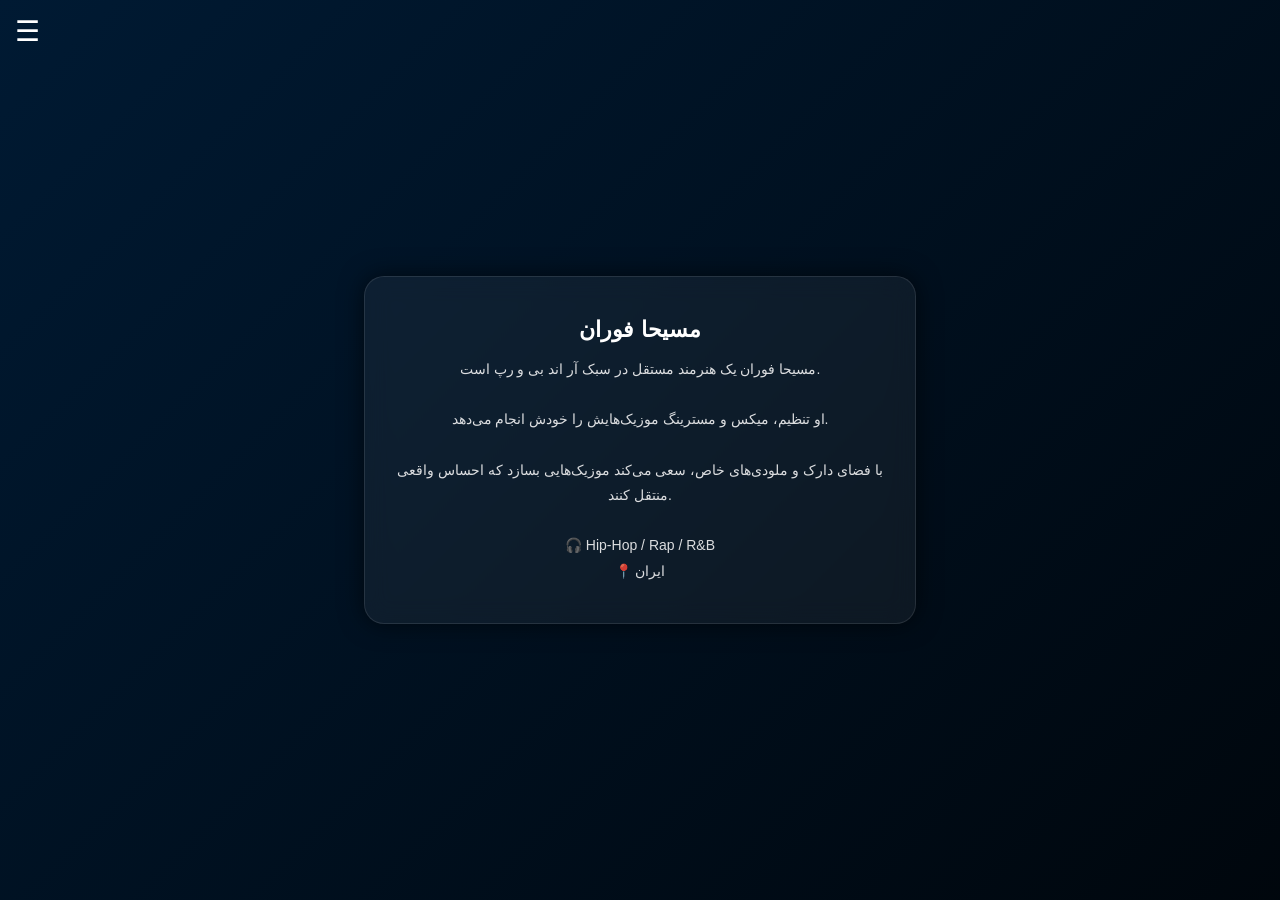
<file: Index.html>
<!DOCTYPE html>
<html lang="fa">
<head>
  <meta charset="UTF-8" />
  <meta name="viewport" content="width=device-width, initial-scale=1.0"/>
  <title>Masiha Favaran</title>

  <style>
    body {
      margin: 0;
      min-height: 100vh;
      display: flex;
      justify-content: center;
      align-items: center;
      font-family: Arial, sans-serif;
      color: white;
      text-align: center;

      background: linear-gradient(-45deg, #0f0f0f, #1a0033, #000000, #001a33);
      background-size: 400% 400%;
      animation: bg 10s ease infinite;
    }

    @keyframes bg {
      0% { background-position: 0% 50%; }
      50% { background-position: 100% 50%; }
      100% { background-position: 0% 50%; }
    }

    .box {
      width: 90%;
      max-width: 500px;
      padding: 25px;
      border-radius: 20px;
      background: rgba(255,255,255,0.05);
      backdrop-filter: blur(12px);
      border: 1px solid rgba(255,255,255,0.1);
      box-shadow: 0 0 25px rgba(0,0,0,0.6);
    }

    h1 {
      font-size: 22px;
      margin-bottom: 10px;
    }

    p {
      font-size: 14px;
      line-height: 1.8;
      opacity: 0.85;
    }

    /* ☰ منو */
    .menu {
      position: absolute;
      top: 15px;
      left: 15px;
      font-size: 28px;
      cursor: pointer;
      user-select: none;
    }

    .menu-box {
      display: none;
      position: absolute;
      top: 55px;
      left: 15px;
      background: rgba(0,0,0,0.75);
      padding: 10px;
      border-radius: 10px;
      backdrop-filter: blur(10px);
    }

    .menu-box a {
      display: block;
      color: white;
      text-decoration: none;
      padding: 8px;
      font-size: 14px;
    }

    .menu-box a:hover {
      color: #00ffff;
    }
  </style>
</head>

<body>

  <!-- ☰ -->
  <div class="menu" onclick="toggleMenu()">☰</div>

  <div id="menuBox" class="menu-box">
    <a href="index.html">خانه</a>
    <a href="track1.html">رفتی که نباشی</a>
  </div>

  <!-- BOX -->
  <div class="box">

    <h1>مسیحا فوران</h1>

    <p>
      مسیحا فوران یک هنرمند مستقل در سبک آر اند بی و رپ است.<br><br>

      او تنظیم، میکس و مسترینگ موزیک‌هایش را خودش انجام می‌دهد.<br><br>

      با فضای دارک و ملودی‌های خاص، سعی می‌کند موزیک‌هایی بسازد که احساس واقعی منتقل کنند.<br><br>

      🎧 Hip-Hop / Rap / R&B<br>
      📍 ایران
    </p>

  </div>

  <script>
    function toggleMenu() {
      var menu = document.getElementById("menuBox");
      menu.style.display = (menu.style.display === "block") ? "none" : "block";
    }
  </script>

</body>
</html>
</file>
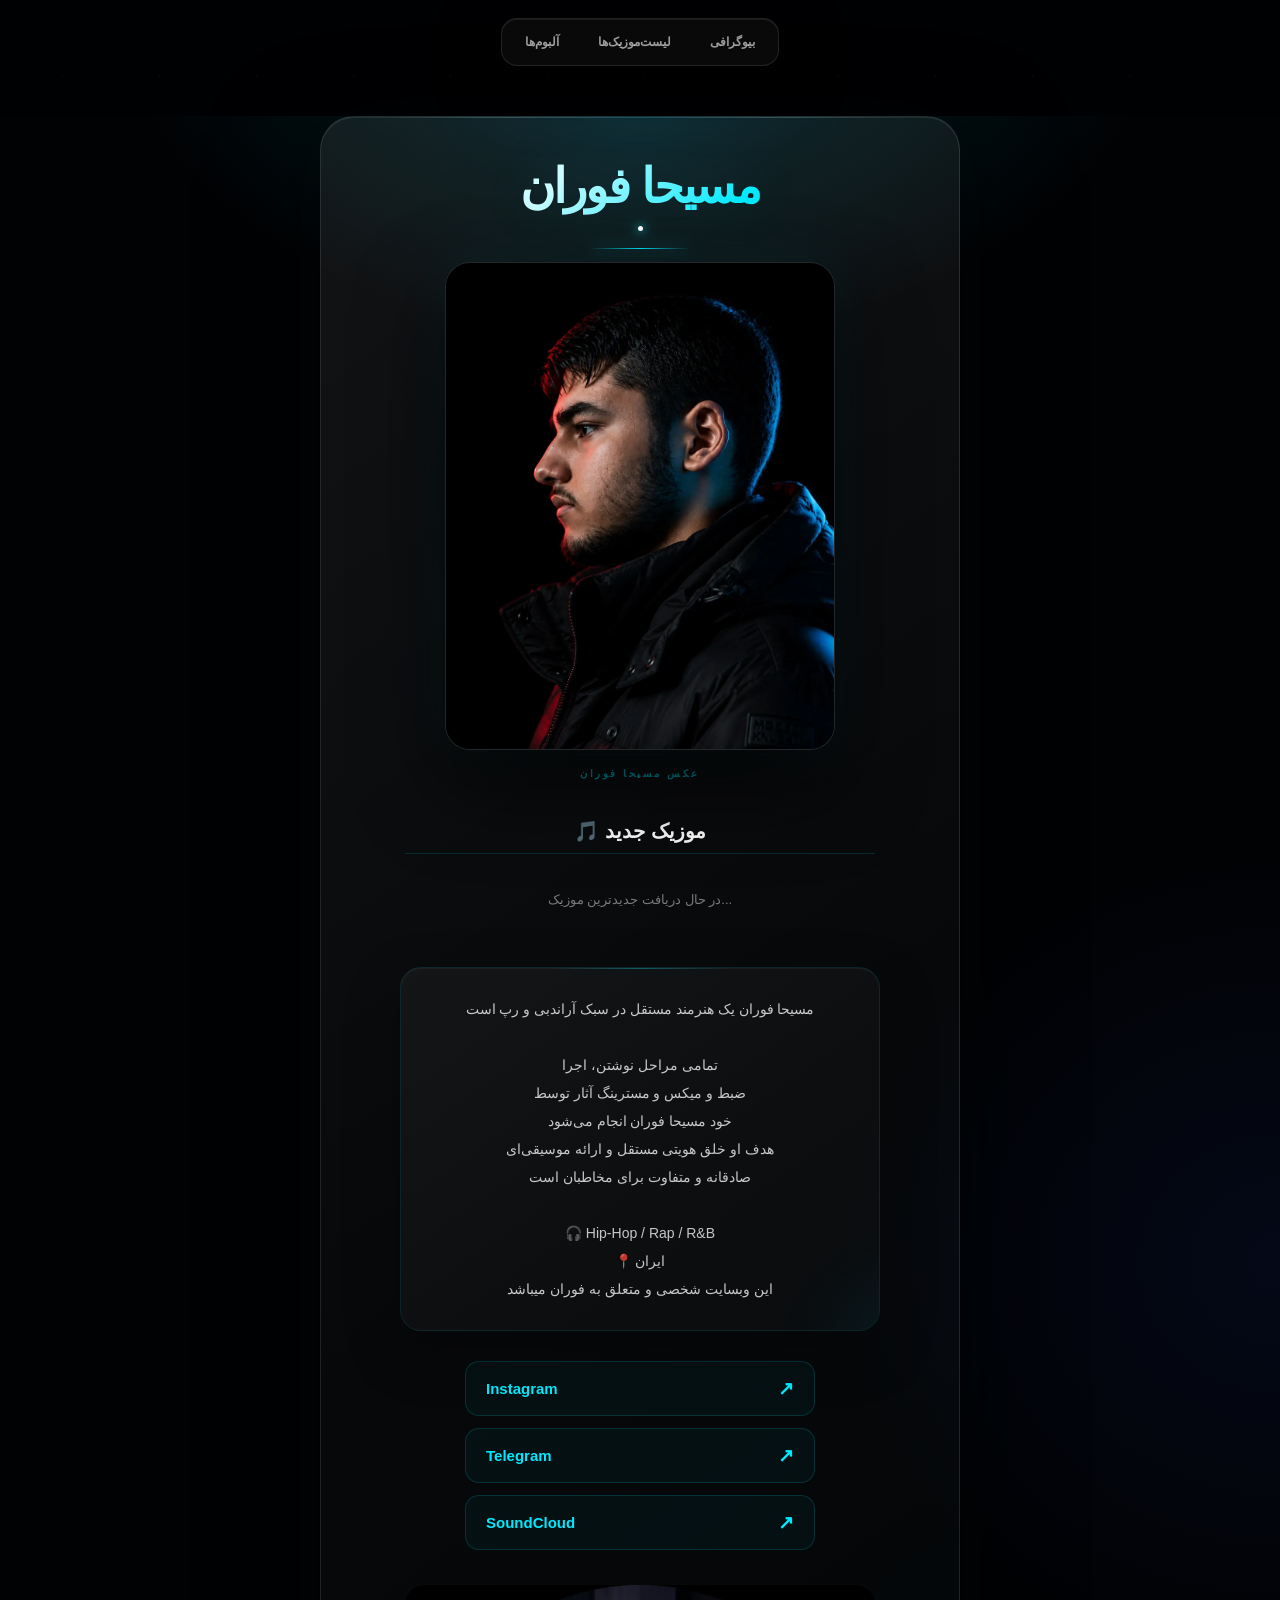
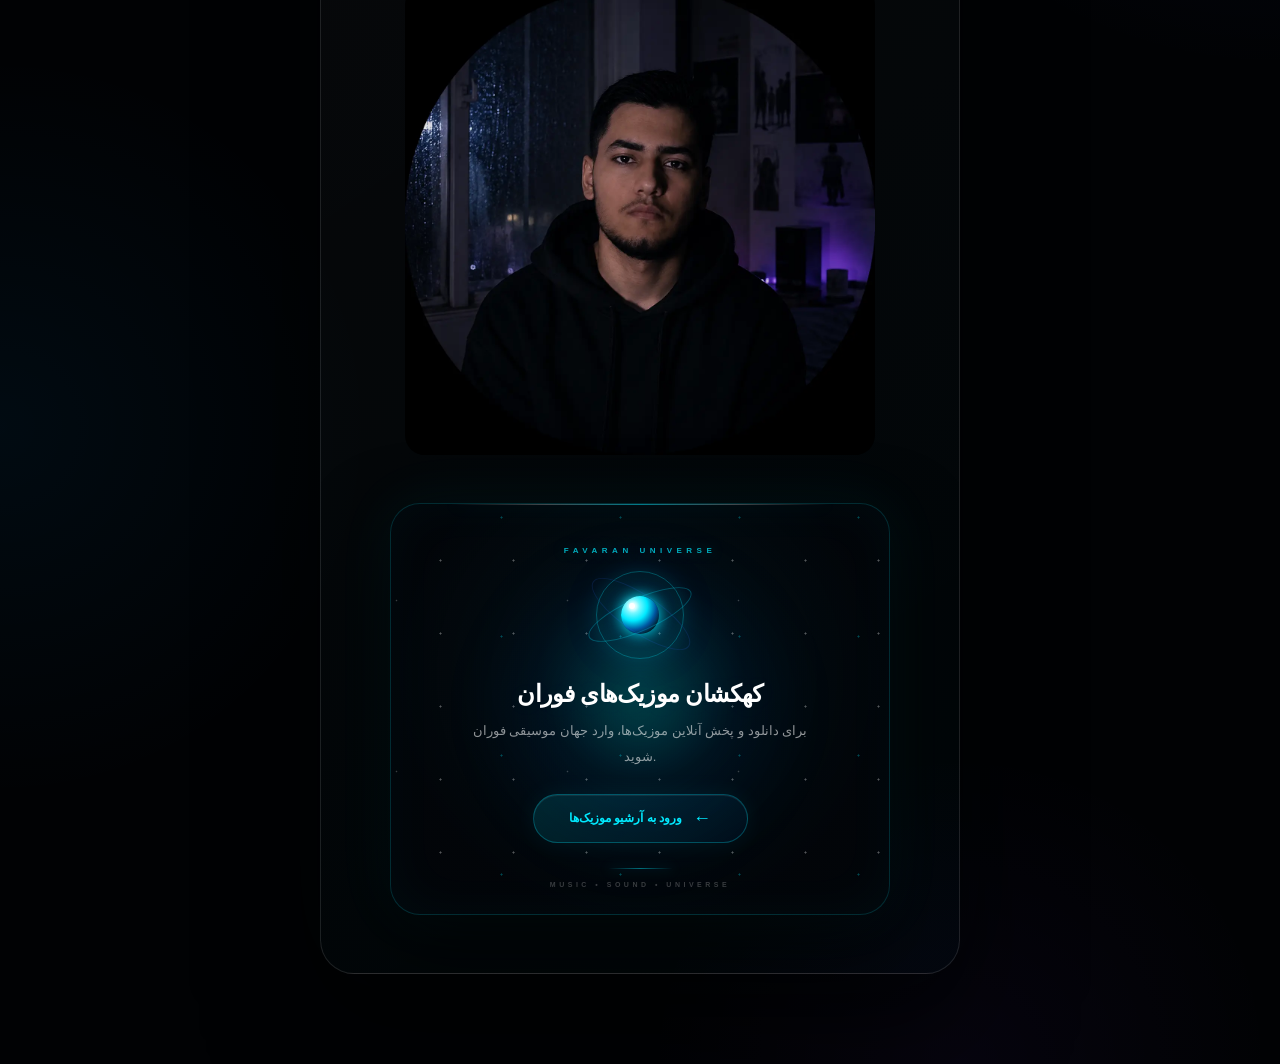
<file: index.html>
<!DOCTYPE html>
<html lang="fa">

<head>

  <link rel="icon" type="image/png" href="Favicon.png">
  <link rel="stylesheet" href="index.css">

  <meta charset="UTF-8">
  <meta name="viewport" content="width=device-width, initial-scale=1.0">

  <meta property="og:type" content="website">
  <meta property="og:title" content="Masiha Favaran">
  <meta property="og:description" content="Favaran official page">
  <meta property="og:image" content="https://masihafavaran111.github.io/Favaran-music/Favicon.png">
  <meta property="og:url" content="https://masihafavaran111.github.io/Favaran-music/">
  <meta property="og:site_name" content="Masiha Favaran Official">

  <meta name="twitter:card" content="summary_large_image">
  <meta name="twitter:title" content="Masiha Favaran">
  <meta name="twitter:description" content="Favaran official page">
  <meta name="twitter:image" content="https://masihafavaran111.github.io/Favaran-music/Favicon.png">

  <meta
    name="description"
    content="وبسایت رسمی مسیحا فوران، هنرمند مستقل در سبک Hip-Hop, Rap و R&B"
  >

  <title>مسیحا فوران | Masiha Favaran</title>


  <!-- Schema -->

  <script type="application/ld+json">
  {
    "@context": "https://schema.org",
    "@type": "Person",
    "name": "Masiha Favaran",
    "alternateName": [
      "Favaran",
      "مسیحا فوران"
    ],
    "jobTitle": "Hip-hop Artist",
    "url": "https://masihafavaran111.github.io/Favaran-music/",
    "image": "https://masihafavaran111.github.io/Favaran-music/PhotoMasihaFavaran.webp",
    "sameAs": [
      "https://www.instagram.com/masihafavaran",
      "https://t.me/MasihaFavaran"
    ]
  }
  </script>


  <!-- فقط استایل بخش موزیک جدید -->

  <style>

    .new-music {
      margin: 40px auto;
      max-width: 470px;
    }

    .new-music-title {
      color: #ffffff;
      font-size: 20px;
      font-weight: 700;

      margin-bottom: 18px;

      padding-bottom: 10px;

      border-bottom: 1px solid rgba(0, 220, 255, 0.15);
    }

    .new-music-card {
      display: block;

      color: white;
      text-decoration: none;

      background: rgba(255, 255, 255, 0.035);

      border: 1px solid rgba(0, 220, 255, 0.10);

      border-radius: 20px;

      padding: 14px;

      transition: 0.2s;
    }

    .new-music-card:hover {
      border-color: rgba(0, 234, 255, 0.35);

      transform: translateY(-2px);
    }

    .new-music-cover {
      display: block;

      width: 100%;

      aspect-ratio: 1 / 1;

      object-fit: cover;

      border-radius: 15px;

      margin-bottom: 15px;
    }

    .new-music-info {
      text-align: center;
    }

    .new-badge {
      display: inline-block;

      color: #00eaff;

      font-size: 11px;

      letter-spacing: 1px;

      margin-bottom: 8px;
    }

    .new-music-name {
      color: #ffffff;

      font-size: 24px;

      font-weight: 700;

      margin-bottom: 5px;
    }

    .new-music-artist {
      color: rgba(255,255,255,0.55);

      font-size: 13px;
    }

    .listen-button {
      display: inline-block;

      margin-top: 14px;

      padding: 9px 18px;

      border-radius: 999px;

      background: rgba(0, 234, 255, 0.09);

      border: 1px solid rgba(0, 234, 255, 0.15);

      color: #00eaff;

      font-size: 12px;
    }

    #newMusicLoading {
      color: rgba(255,255,255,0.45);

      font-size: 13px;

      padding: 20px;
    }

  </style>

</head>


<body>


  <!-- NAV -->

  <div class="top-menu">

    <a href="index.html">
      بیوگرافی
    </a>

    <a href="tracks.html">
      لیست‌موزیک‌ها
    </a>

    <a href="album.html">
      آلبوم‌ها
    </a>

  </div>


  <!-- CONTENT -->

  <div class="box">


    <h1>
      مسیحا فوران
    </h1>


    <!-- PHOTO -->

    <div class="bio-photo">

      <img
        src="PhotoMasihaFavaran.webp"
        alt="Masiha Favaran"
      >

    </div>


    <div class="photo-caption">
      عکس مسیحا فوران
    </div>


    <!-- NEW MUSIC -->

    <div class="new-music">

      <div class="new-music-title">
        🎵 موزیک جدید
      </div>


      <div id="newMusicLoading">
        در حال دریافت جدیدترین موزیک...
      </div>


      <div id="newMusicContainer"></div>

    </div>


    <!-- BIO -->

    <p class="bio">

      مسیحا فوران یک هنرمند مستقل در سبک آراندبی و رپ است

      <br>
      <br>

      تمامی مراحل نوشتن، اجرا<br>
      ضبط و میکس و مسترینگ آثار توسط<br>
      خود مسیحا فوران انجام می‌شود

      <br>

      هدف او خلق هویتی مستقل و ارائه موسیقی‌ای<br>
      صادقانه و متفاوت برای مخاطبان است

      <br>
      <br>

      🎧 Hip-Hop / Rap / R&B

      <br>

      📍 ایران

      <br>

      این وبسایت شخصی و متعلق به فوران میباشد

    </p>

<div class="social-links">

  <a href="https://www.instagram.com/masihafavaran?cplk=NmpocGwxcHh5dXZw"
     target="_blank" rel="noopener noreferrer">
    Instagram
    <span>↗</span>
  </a>

  <a href="https://t.me/MasihaFavaran"
     target="_blank" rel="noopener noreferrer">
    Telegram
    <span>↗</span>
  </a>

  <a href="https://on.soundcloud.com/z771TREVrzTpQvrW5g"
     target="_blank" rel="noopener noreferrer">
    SoundCloud
    <span>↗</span>
  </a>

</div>

    <div style="margin-top: 35px; text-align: center;">

      <img
        src="MasihaFavaranPhoto.webp"
        alt="Masiha Favaran"
        style="width: 100%; max-width: 470px; height: auto; border-radius: 20px; display: block; margin: 0 auto;"
      >

    </div>
<!-- FAVARAN COSMIC MUSIC PORTAL -->

<div class="cosmic-music">

  <div class="cosmic-stars"></div>

  <div class="cosmic-content">

    <div class="cosmic-label">
      FAVARAN UNIVERSE
    </div>

    <div class="cosmic-orbit">

      <div class="cosmic-core"></div>

    </div>

    <h2 class="cosmic-title">
      کهکشان موزیک‌های فوران
    </h2>

    <p class="cosmic-text">
      برای دانلود و پخش آنلاین موزیک‌ها،
      وارد جهان موسیقی فوران شوید.
    </p>

    <a
      href="tracks.html"
      class="cosmic-button"
    >
      <span>
        ورود به آرشیو موزیک‌ها
      </span>

      <span class="cosmic-arrow">
        ←
      </span>
    </a>

    <div class="cosmic-footer">
      MUSIC • SOUND • UNIVERSE
    </div>

  </div>

</div>

  </div>


  <!-- SUPABASE -->

  <script type="module">

    import {
      createClient
    } from "https://esm.sh/@supabase/supabase-js@2";


    const supabase = createClient(

      "https://mzavzvvyowlvechemkdo.supabase.co",

      "sb_publishable_HgJ3Y88QZRXOT976GJrjRg_XlPpUdg-"

    );


    async function loadNewMusic() {

      const {
        data,
        error
      } = await supabase

        .from("tracks")

        .select(
          "id,name,slug,cover,audio,views,created_at"
        )

        .order(
          "created_at",
          {
            ascending: false
          }
        )

        .limit(1)
        .single();


      const loading =
        document.getElementById(
          "newMusicLoading"
        );


      const container =
        document.getElementById(
          "newMusicContainer"
        );


      if (error) {

        console.log(
          "SUPABASE ERROR:",
          error
        );

        loading.innerHTML =
          "خطا در دریافت موزیک جدید";

        return;

      }


      loading.style.display =
        "none";


      const card =
        document.createElement("a");


      card.className =
        "new-music-card";


      card.href =
        data.slug + ".html";


      card.innerHTML = `

        <img
          class="new-music-cover"
          src="${data.cover}"
          alt="${data.name}"
        >

        <div class="new-music-info">

          <div class="new-badge">
            NEW MUSIC
          </div>

          <div class="new-music-name">
            ${data.name}
          </div>

          <div class="new-music-artist">
            Masiha Favaran
          </div>

          <div class="listen-button">
            Listen Now
          </div>

        </div>

      `;


      container.appendChild(card);

    }


    loadNewMusic();

  </script>


</body>

</html>
</file>
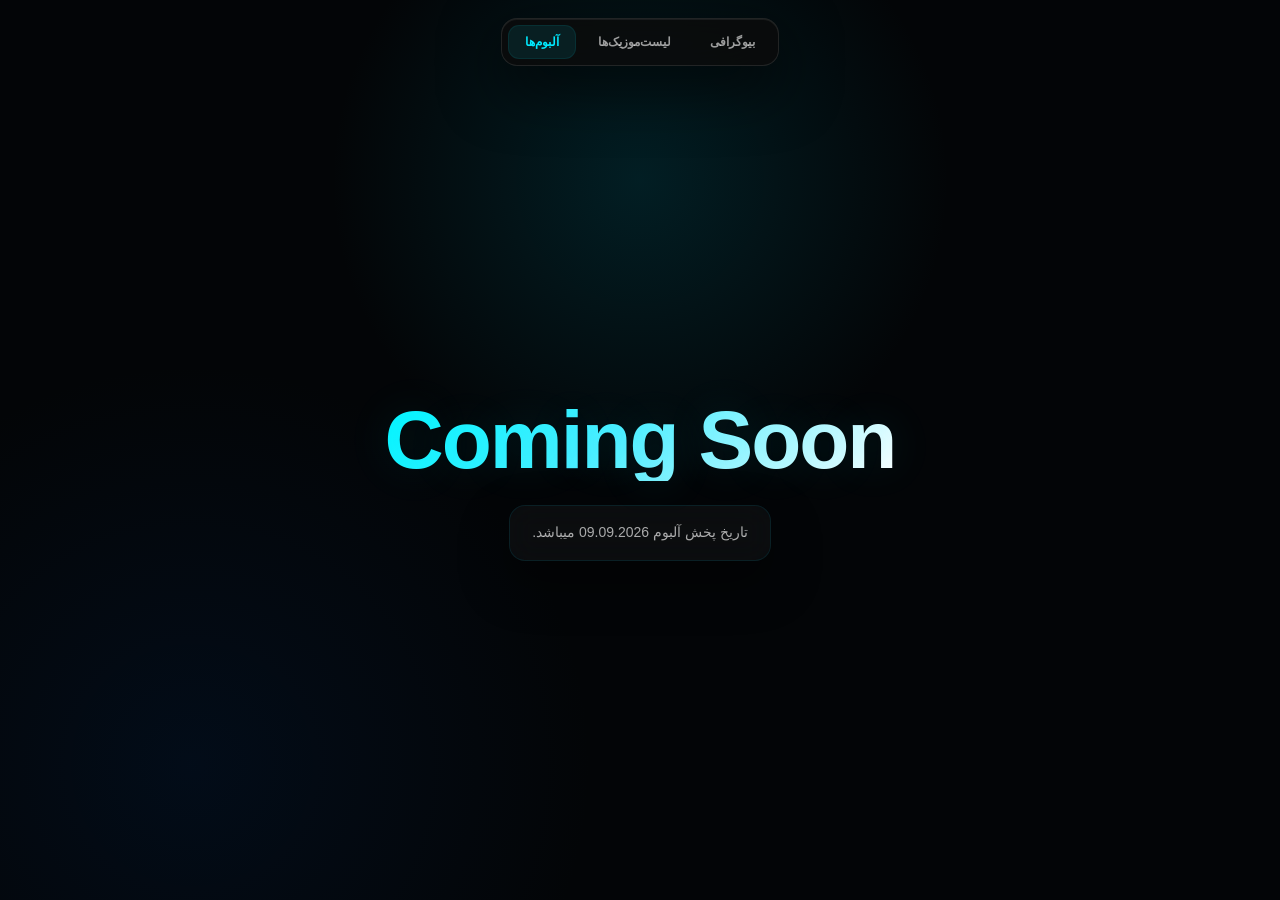
<file: album.html>
<!DOCTYPE html>
<html lang="fa">
<head>
  <meta charset="UTF-8" />
  <meta name="viewport" content="width=device-width, initial-scale=1.0"/>
  <link rel="stylesheet" href="album.css">
  <meta name="description" content="Album - Coming Soon">
  <title>Albums | Masiha Favaran</title>
<meta name="description" content="albums Masihan Favaran  البوم های مسیحا فوران">
</head>

<body> 
  
  <div class="top-menu">

    <a href="index.html">بیوگرافی</a>

    <a href="tracks.html">لیست‌موزیک‌ها</a>

    <a href="album.html">آلبوم‌ها</a>
    
  </div>

  <div class="center">
    <h1>Coming Soon</h1>
    <p> .تاریخ پخش آلبوم 09.09.2026 میباشد </p>
  </div>

</body>
</html>
</file>
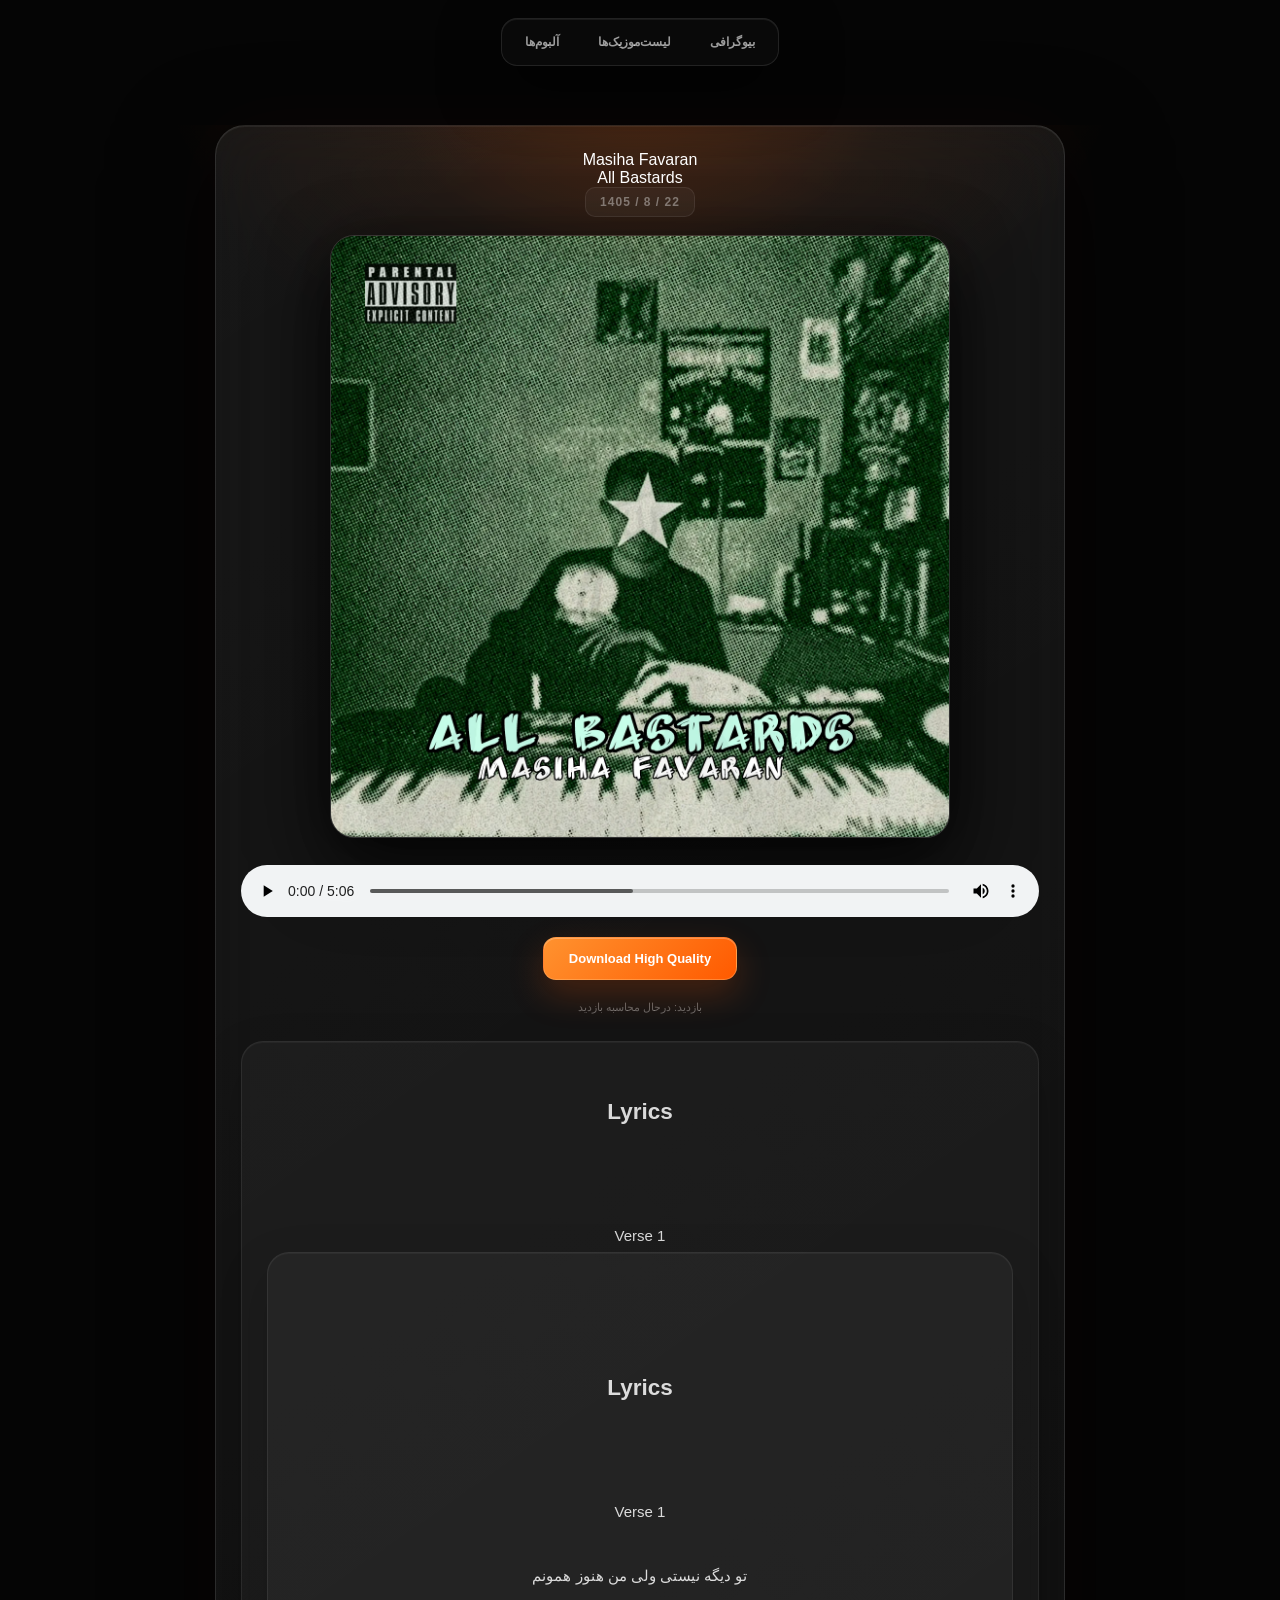
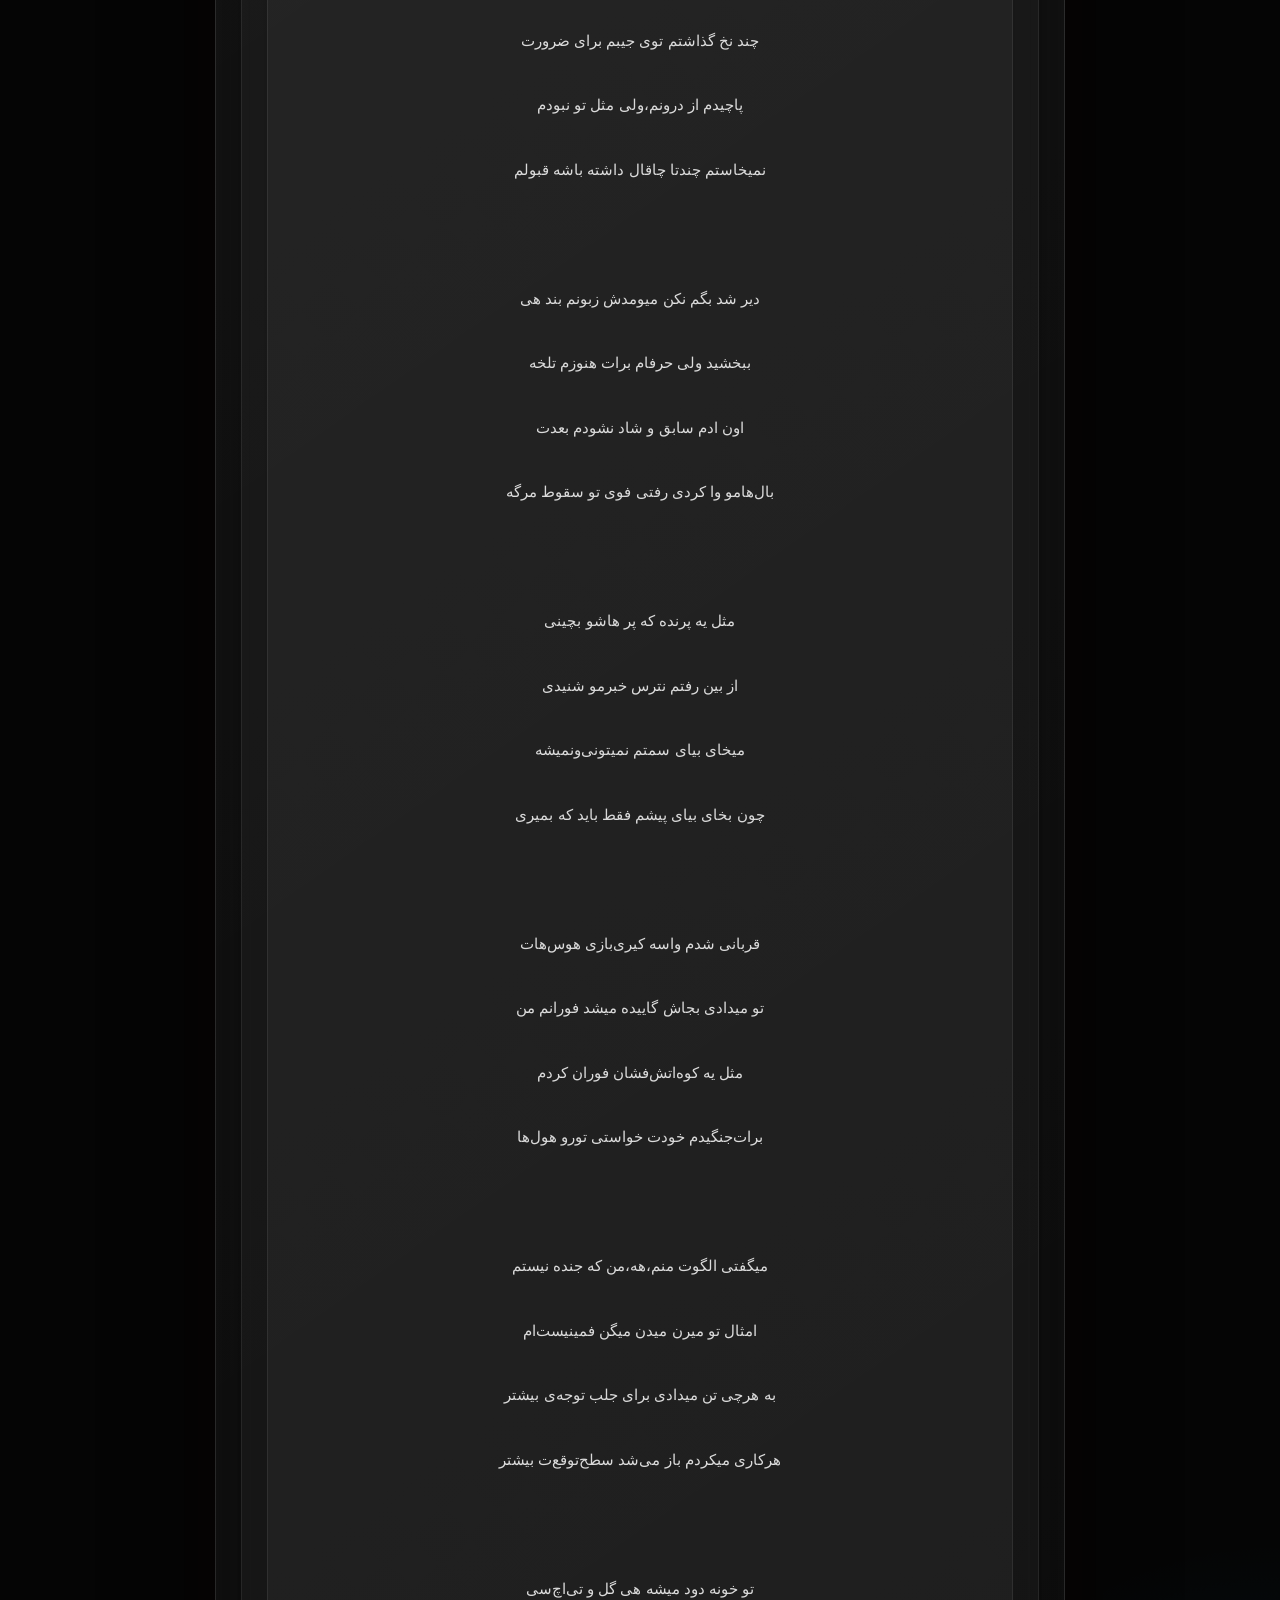
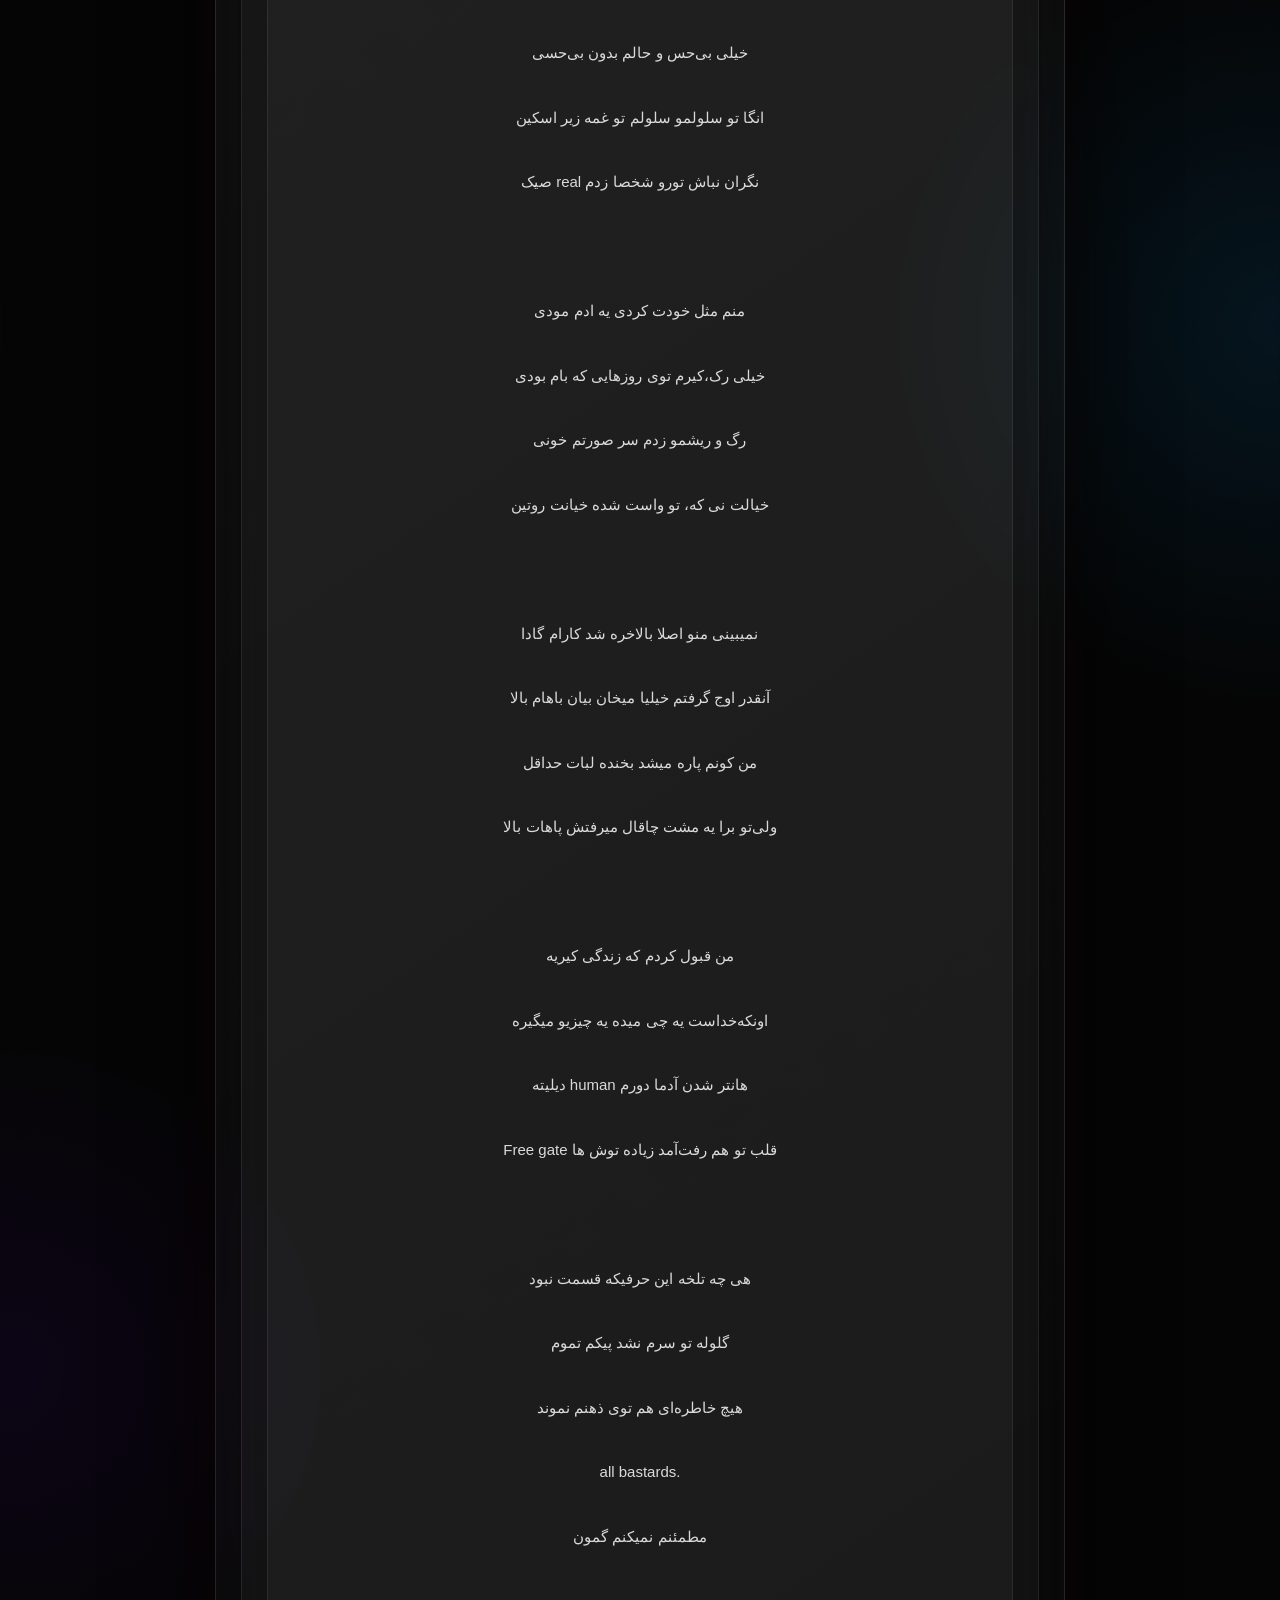
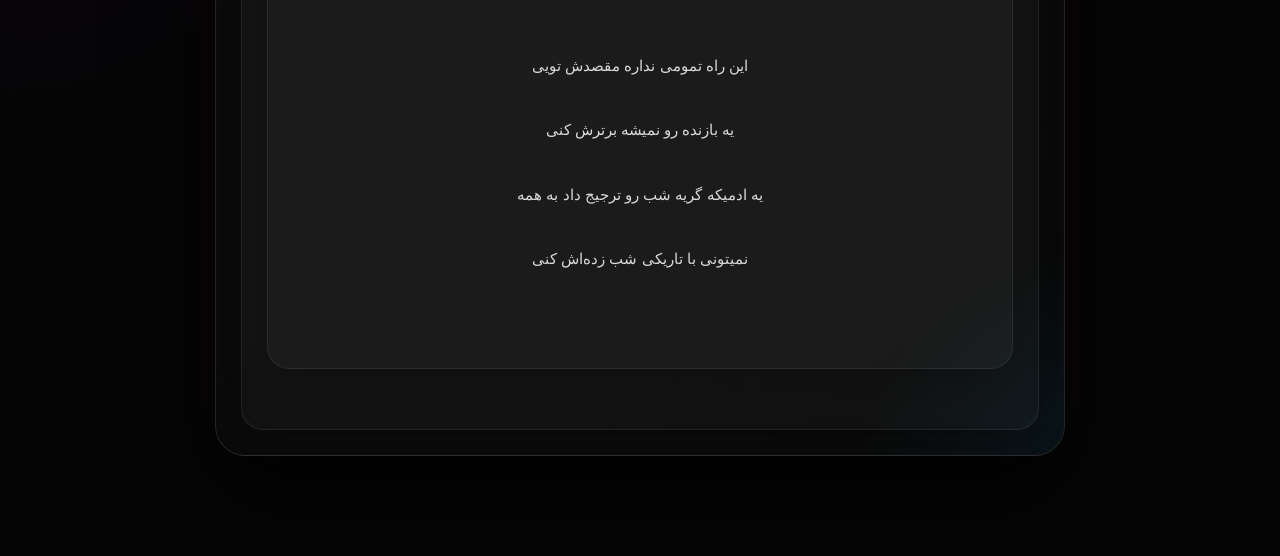
<file: All Bastards.html>
<!DOCTYPE html><html lang="fa" dir="rtl">
<head>
<meta charset="UTF-8">
<meta name="viewport" content="width=device-width, initial-scale=1.0"><link 
rel="stylesheet" href="music.css">
<title>All Bastards | مسیحا فوران</title>
<meta name="description" content="All Bastards — Masiha Favaran. همه حرومزاده‌ان.">
</head>
 <body>
<div class="top-nav">
  <a href="index.html">بیوگرافی</a>
  <a href="tracks.html">لیست‌موزیک‌ها</a>
  <a href="album.html">آلبوم‌ها</a>
</div><div class="box">  <div class="header">
    <div>Masiha Favaran</div>
    <div>All Bastards</div>
    <div class="release-date"> 22 / 8 / 1405 </div>
  </div>  <img src="MasihaFavaranAllBastards.webp" alt="All Bastards Cover - Masiha Favaran">  <audio controls preload="metadata">
    <source src="All Bastards.mp3" type="audio/mpeg">
    مرورگر شما از پخش فایل صوتی پشتیبانی نمی‌کند.
  </audio>  <a class="download" href="All Bastards.mp3" download>
    Download High Quality
  </a>  <div id="viewCount">
    بازدید: درحال محاسبه بازدید
  </div>  
<div class="lyrics"><h2>Lyrics</h2>

<span class="section">Verse 1</span>
<div class="lyrics" dir="rtl">

  <h2>Lyrics</h2>

  <span class="section">Verse 1</span>

تو دیگه نیستی ولی من هنوز همونم<br>
چند نخ گذاشتم توی جیبم برای ضرورت<br>
پاچیدم از درونم،ولی مثل تو نبودم<br>
نمیخاستم چندتا چاقال داشته باشه قبولم<br>
<br>
دیر شد بگم نکن میومدش زبونم‌ بند هی<br>
ببخشید ولی حرفام برات هنوزم تلخه<br>
اون ادم سابق و شاد نشودم بعدت<br>
بال‌هامو وا کردی رفتی فوی تو سقوط مرگه<br>
<br>
مثل یه پرنده که پر هاشو بچینی<br>
از بین رفتم نترس خبرمو شنیدی<br>
میخای بیای‌ سمتم نمیتونی‌و‌نمیشه<br>
چون بخای بیای پیشم فقط باید که بمیری<br>
<br>
قربانی شدم واسه کیری‌بازی هوس‌هات<br>
تو میدادی بجاش گاییده میشد فورانم‌ من‌<br>
مثل یه کوه‌اتش‌فشان فوران کردم<br>
برات‌جنگیدم خودت خواستی تورو هول‌ها<br>
<br>
میگفتی الگوت‌ منم،هه،من که جنده نیستم<br>
امثال تو میرن میدن میگن فمینیست‌ام<br>
به هرچی تن میدادی برای جلب‌ توجه‌ی بیشتر<br>
هرکاری میکردم باز می‌شد سطح‌توقع‌ت بیشتر<br>
<br>
تو خونه دود میشه هی گل و تی‌اچ‌سی<br>
خیلی بی‌حس و حالم بدون بی‌حسی<br>
انگا تو سلولمو سلولم تو غمه‌ زیر اسکین<br>
نگران نباش تورو شخصا زدم <bdi dir="ltr">real</bdi> صیک<br>
<br>
منم مثل خودت کردی یه ادم مودی<br>
خیلی رک،کیرم توی روزهایی که بام بودی<br>
رگ و ریشمو‌ زدم سر صورتم خونی<br>
خیالت نی‌ که، تو واست شده خیانت روتین<br>
<br>
نمیبینی‌ منو اصلا بالاخره شد کارام گادا<br>
آنقدر اوج گرفتم خیلیا میخان بیان باهام بالا<br>
من کونم پاره میشد بخنده لبات حداقل<br>
ولی‌‌تو برا یه مشت چاقال میرفتش پاهات بالا<br>
<br>
من قبول کردم که زندگی کیریه<br>
اونکه‌خداست‌ یه چی میده یه چیزیو میگیره<br>
هانتر شدن آدما دورم <bdi dir="ltr">human</bdi> دیلیته<br>
قلب تو هم رفت‌آمد زیاده توش ها <bdi dir="ltr">Free gate</bdi><br>
<br>
هی چه تلخه این حرفیکه قسمت نبود<br>
گلوله تو سرم نشد پیکم تموم<br>
هیچ خاطره‌ای هم توی ذهنم نموند<br>
<bdi dir="ltr">all bastards.</bdi><br>
مطمئنم‌ نمیکنم گمون<br>
<br>
این راه تمومی‌ نداره مقصدش‌ تویی<br>
یه بازنده رو نمیشه برترش کنی<br>
یه ادمیکه‌ گریه شب رو ترجیج داد به همه<br>
نمیتونی با تاریکی شب زده‌اش کنی<br>

</div>
</div>

  <script type="module">

import { createClient } from "https://esm.sh/@supabase/supabase-js@2";

const supabase = createClient(
  "https://mzavzvvyowlvechemkdo.supabase.co",
  "sb_publishable_HgJ3Y88QZRXOT976GJrjRg_XlPpUdg-"
);

const TRACK_ID = 7;
const STORAGE_KEY = "All_Bastards_viewed";

async function addView() {

  if (localStorage.getItem(STORAGE_KEY)) {
    return;
  }

  const { data, error } = await supabase
    .from("tracks")
    .select("views")
    .eq("id", TRACK_ID)
    .single();

  if (error) {
    console.error("Error fetching track views:", error);
    return;
  }

  const { error: updateError } = await supabase
    .from("tracks")
    .update({
      views: (data.views || 0) + 1
    })
    .eq("id", TRACK_ID);

  if (updateError) {
    console.error("Error updating track views:", updateError);
    return;
  }

  localStorage.setItem(STORAGE_KEY, "true");
}

async function showViews() {

  const { data, error } = await supabase
    .from("tracks")
    .select("views")
    .eq("id", TRACK_ID)
    .single();

  if (error) {
    console.error("Error displaying track views:", error);

    document.getElementById("viewCount").textContent =
      "خطا در دریافت بازدید";

    return;
  }

  document.getElementById("viewCount").textContent =
    "بازدید: " + (data.views || 0);
}

(async () => {
  await addView();
  await showViews();
})();

</script></body>
  </html>
</file>
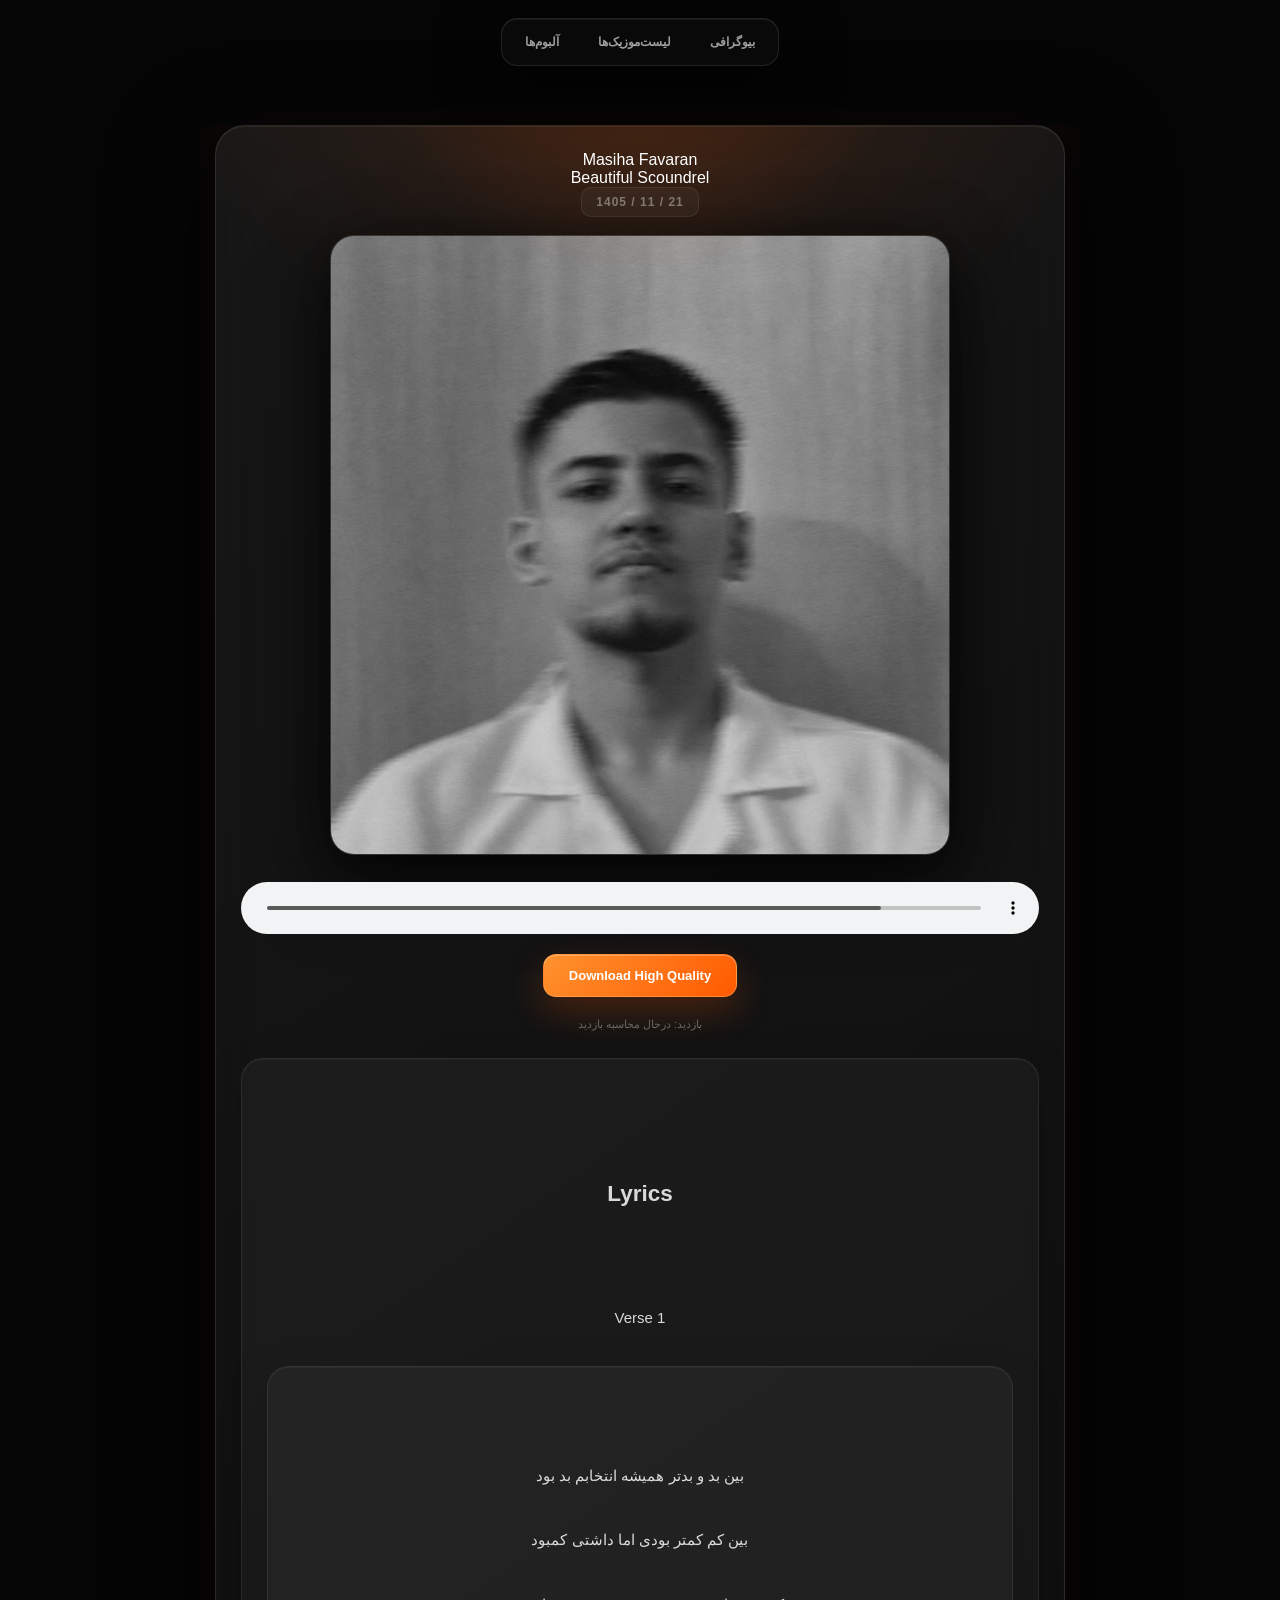
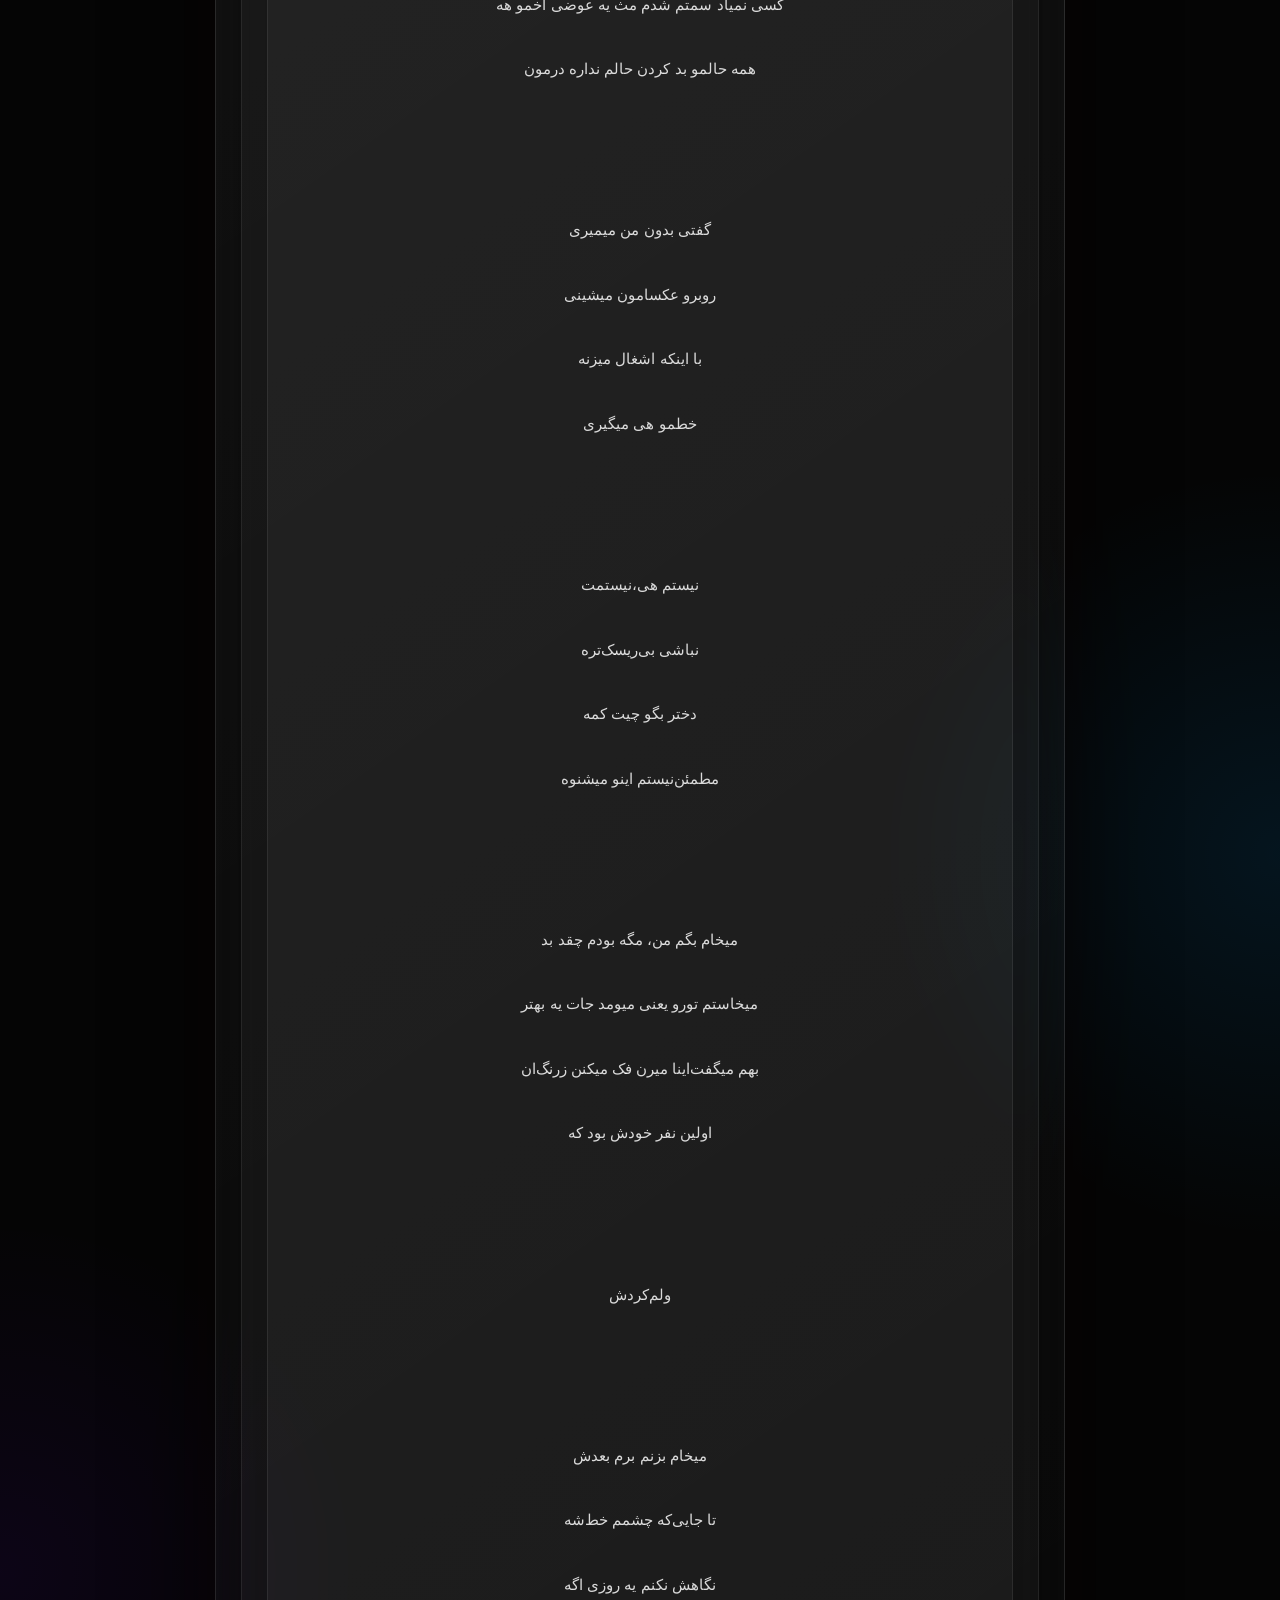
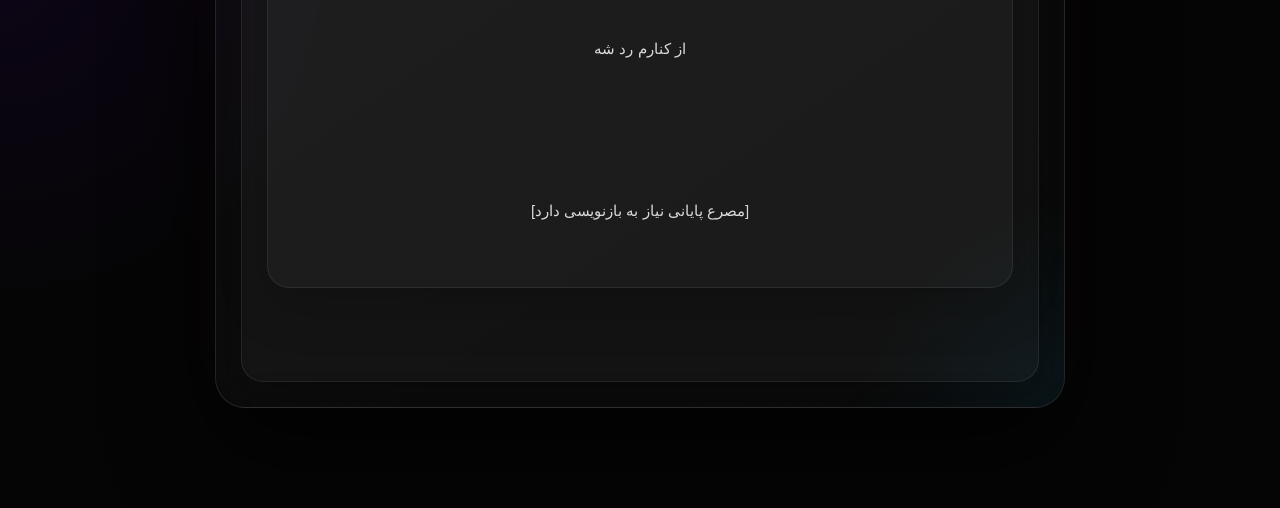
<file: BeautifulScoundrel.html>
<!DOCTYPE html>
<html lang="fa" dir="rtl">

<head>
<meta charset="UTF-8">
<meta name="viewport" content="width=device-width, initial-scale=1.0">

<link rel="stylesheet" href="music.css">

<title>Beautiful Scoundrel | مسیحا فوران</title>

<meta name="description" content="Beautiful Scoundrel — Masiha Favaran.">

</head>

<body>

<div class="top-nav">
  <a href="index.html">بیوگرافی</a>
  <a href="tracks.html">لیست‌موزیک‌ها</a>
  <a href="album.html">آلبوم‌ها</a>
</div>

<div class="box">

  <div class="header">
    <div>Masiha Favaran</div>
    <div>Beautiful Scoundrel</div>
    <div class="release-date">21 / 11 / 1405</div>
  </div>

  <img
    src="BeautifulScoundrelMasihaFavaran.webp"
    alt="Beautiful Scoundrel Cover - Masiha Favaran"
  >

  <audio controls preload="metadata">
    <source src="Beautiful Scoundrel.mp3" type="audio/mpeg">
    مرورگر شما از پخش فایل صوتی پشتیبانی نمی‌کند.
  </audio>

  <a class="download" href="Beautiful Scoundrel.mp3" download>
    Download High Quality
  </a>

  <div id="viewCount">
    بازدید: درحال محاسبه بازدید
  </div>

  <div class="lyrics">

    <h2>Lyrics</h2>

    <span class="section">Verse 1</span>

    <div class="lyrics" dir="rtl">

بین بد و بدتر همیشه انتخابم بد بود<br>
بین کم کمتر‌ بودی اما داشتی کمبود<br>
کسی نمیاد سمتم شدم مث یه عوضی اخمو هه<br>
همه حالمو بد کردن حالم‌ نداره درمون<br>
<br>

گفتی بدون من میمیری<br>
روبرو‌ عکسامون‌ میشینی<br>
با اینکه‌ اشغال میزنه<br>
خطمو‌ هی میگیری<br>
<br>

نیستم‌ هی،نیستمت<br>
نباشی بی‌ریسک‌تره<br>
دختر بگو چیت کمه<br>
مطمئن‌نیستم اینو میشنوه<br>
<br>

میخام بگم من، مگه بودم چقد بد<br>
میخاستم تورو یعنی میومد جات یه بهتر<br>
بهم میگفت‌اینا‌ میرن فک میکنن‌ زرنگ‌ان<br>
اولین نفر خودش بود که<br>
<br>

ولم‌کردش<br>
<br>

میخام بزنم‌ برم بعدش<br>
تا جایی‌که چشمم خط‌شه<br>
نگاهش‌ نکنم یه روزی اگه<br>
از کنارم‌ رد شه<br>
<br>

[مصرع پایانی نیاز به بازنویسی دارد]

    </div>

  </div>

</div>

<script type="module">

import { createClient } from "https://esm.sh/@supabase/supabase-js@2";

const supabase = createClient(
  "https://mzavzvvyowlvechemkdo.supabase.co",
  "sb_publishable_HgJ3Y88QZRXOT976GJrjRg_XlPpUdg-"
);

const TRACK_ID = 6;
const STORAGE_KEY = "BeautifulScoundrel_viewed";

async function addView() {

  if (localStorage.getItem(STORAGE_KEY)) {
    return;
  }

  const { data, error } = await supabase
    .from("tracks")
    .select("views")
    .eq("id", TRACK_ID)
    .single();

  if (error) {
    console.error("Error fetching track views:", error);
    return;
  }

  const { error: updateError } = await supabase
    .from("tracks")
    .update({
      views: (data.views || 0) + 1
    })
    .eq("id", TRACK_ID);

  if (updateError) {
    console.error("Error updating track views:", updateError);
    return;
  }

  localStorage.setItem(STORAGE_KEY, "true");
}

async function showViews() {

  const { data, error } = await supabase
    .from("tracks")
    .select("views")
    .eq("id", TRACK_ID)
    .single();

  if (error) {
    console.error("Error displaying track views:", error);

    document.getElementById("viewCount").textContent =
      "خطا در دریافت بازدید";

    return;
  }

  document.getElementById("viewCount").textContent =
    "بازدید: " + (data.views || 0);
}

(async () => {
  await addView();
  await showViews();
})();

</script>

</body>
</html>
</file>
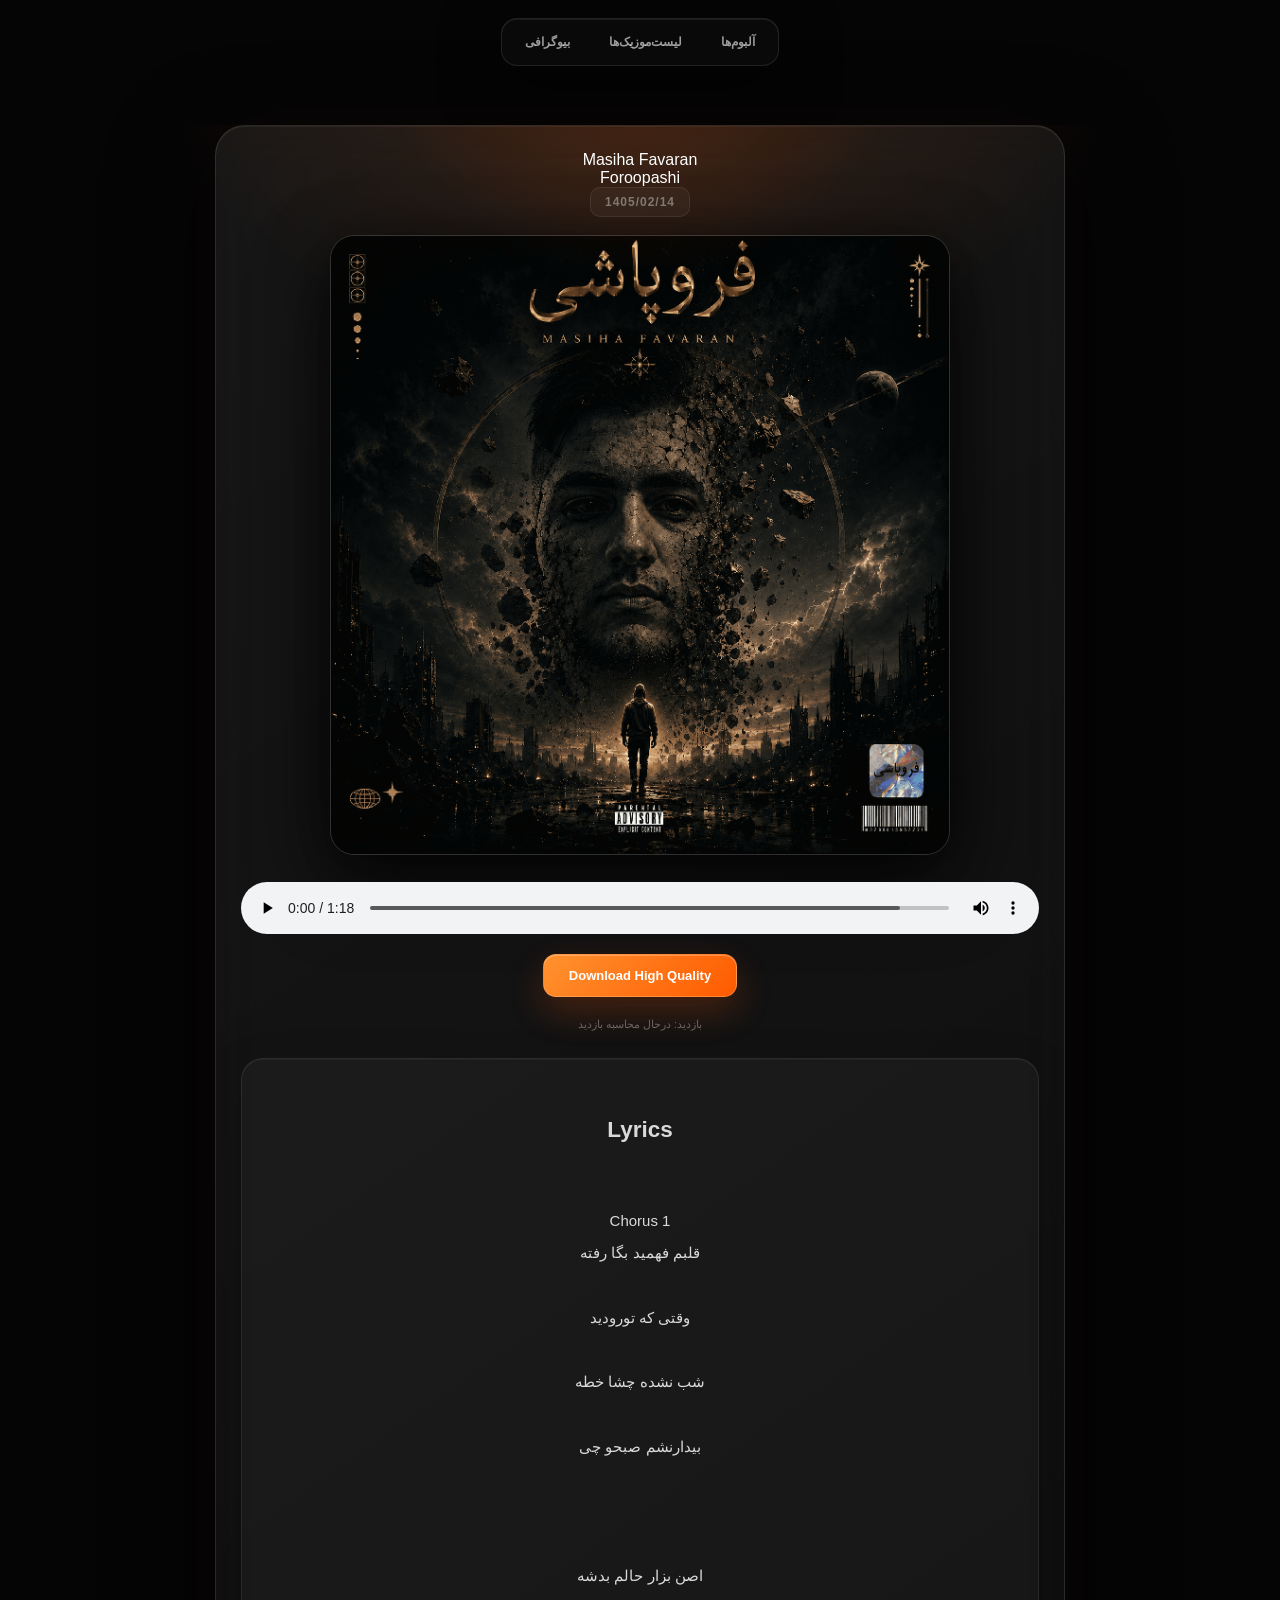
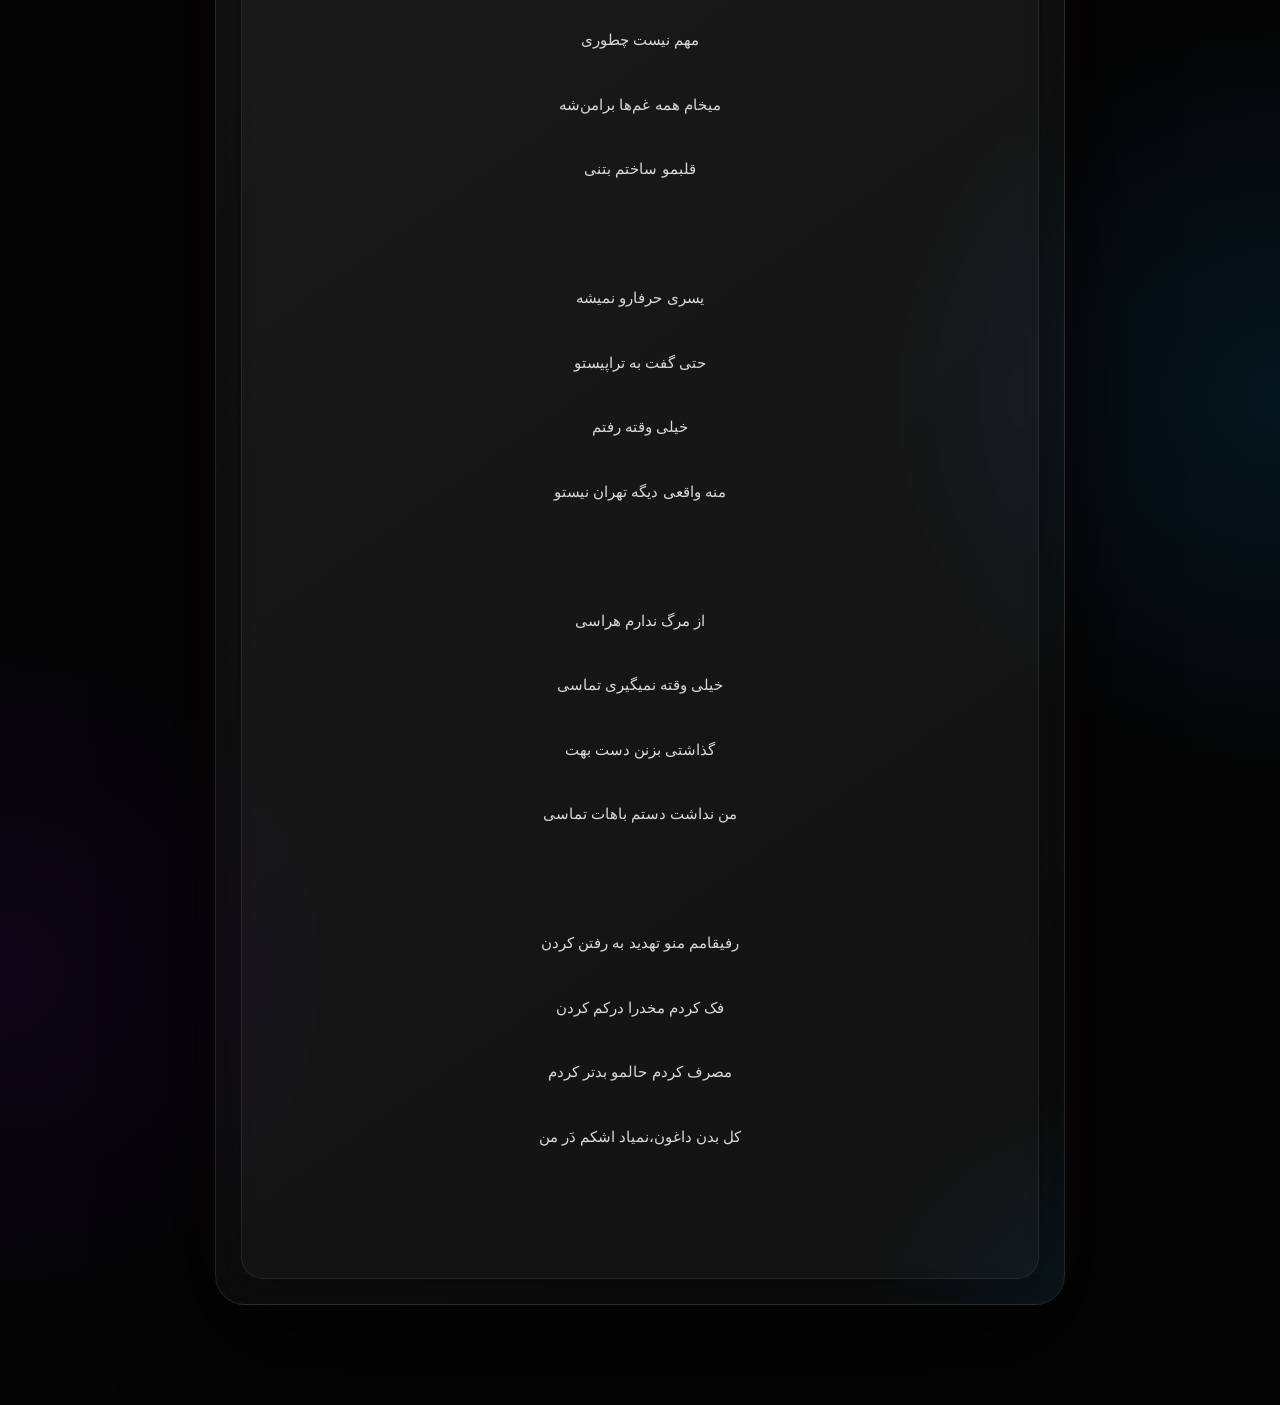
<file: Foroopashi.html>
<!DOCTYPE html>  <html lang="fa">  
<head>  
<meta charset="UTF-8">  
<meta name="viewport" content="width=device-width, initial-scale=1.0">
<link rel="stylesheet" href="music.css">
<title>Foroopashi | مسیحا فوران</title>  

</head>  
<body>  <div class="top-nav">  
  <a href="index.html">بیوگرافی</a>  
  <a href="tracks.html">لیست‌موزیک‌ها</a>  
  <a href="album.html">آلبوم‌ها</a>  
</div>  <div class="box">    <div class="header">  
    <div>Masiha Favaran</div>  
    <div>Foroopashi</div>
    <div class="release-date">1405/02/14</div>
  </div>    <img src="Foroopashi.png">    <audio controls>  
    <source src="Foroopashi.mp3" type="audio/mpeg">  
  </audio>    <a class="download" href="Foroopashi.mp3" download>  
    Download High Quality  
  </a>    <div id="viewCount">  
    بازدید: درحال محاسبه بازدید  
  </div>    <div class="lyrics">  <h2>Lyrics</h2>
 <span class="section">Chorus 1</span>
قلبم فهمید بگا رفته<br>
وقتی که تورودید<br>
شب نشده چشا خطه<br>
بیدار‌نشم صبحو چی<br><br>

اصن بزار حالم بد‌شه<br>
مهم نیست چطوری<br>
میخام همه غم‌ها برامن‌شه<br>
قلبمو ساختم بتنی‌<br><br>

یسری حرفارو نمیشه<br>
حتی گفت به تراپیستو<br>
خیلی وقته رفتم<br>
منه واقعی دیگه تهران نیستو<br><br>

از مرگ ندارم هراسی<br>
خیلی وقته نمیگیری تماسی<br>
گذاشتی بزنن دست بهت<br>
من نداشت دستم باهات تماسی<br><br>

رفیقامم منو تهدید به رفتن کردن<br>
فک کردم مخدرا درکم کردن<br>
مصرف کردم حالمو بدتر کردم<br>
کل بدن داغون،نمیاد اشکم دَر من<br>

  
  </div>  </div>  <script type="module">  
  
import { createClient } from "https://esm.sh/@supabase/supabase-js@2";  
  
const supabase = createClient(  
  "https://mzavzvvyowlvechemkdo.supabase.co",  
  "sb_publishable_HgJ3Y88QZRXOT976GJrjRg_XlPpUdg-"  
);  
  
async function addView(){  
  
  if(localStorage.getItem("Foroopashi_viewed")){  
    return;  
  }  
  
  const { data, error } = await supabase  
    .from("tracks")  
    .select("views")  
    .eq("id",3)  
    .single();  
  
  if(error){  
    console.log(error);  
    return;  
  }  
  
  await supabase  
    .from("tracks")  
    .update({  
      views:data.views + 1  
    })  
    .eq("id",3);  
  
  localStorage.setItem("Foroopashi_viewed","true");  
}  
  
async function showViews(){  
  
  const { data, error } = await supabase  
    .from("tracks")  
    .select("views")  
    .eq("id",3)  
    .single();  
  
  if(error){  
    document.getElementById("viewCount").innerHTML =  
      "خطا در دریافت بازدید";  
    return;  
  }  
  
  document.getElementById("viewCount").innerHTML =  
    "بازدید: " + data.views;  
}  
  
(async()=>{  
  await addView();  
  await showViews();  
})();  
  
</script>  </body>  
</html>
</file>
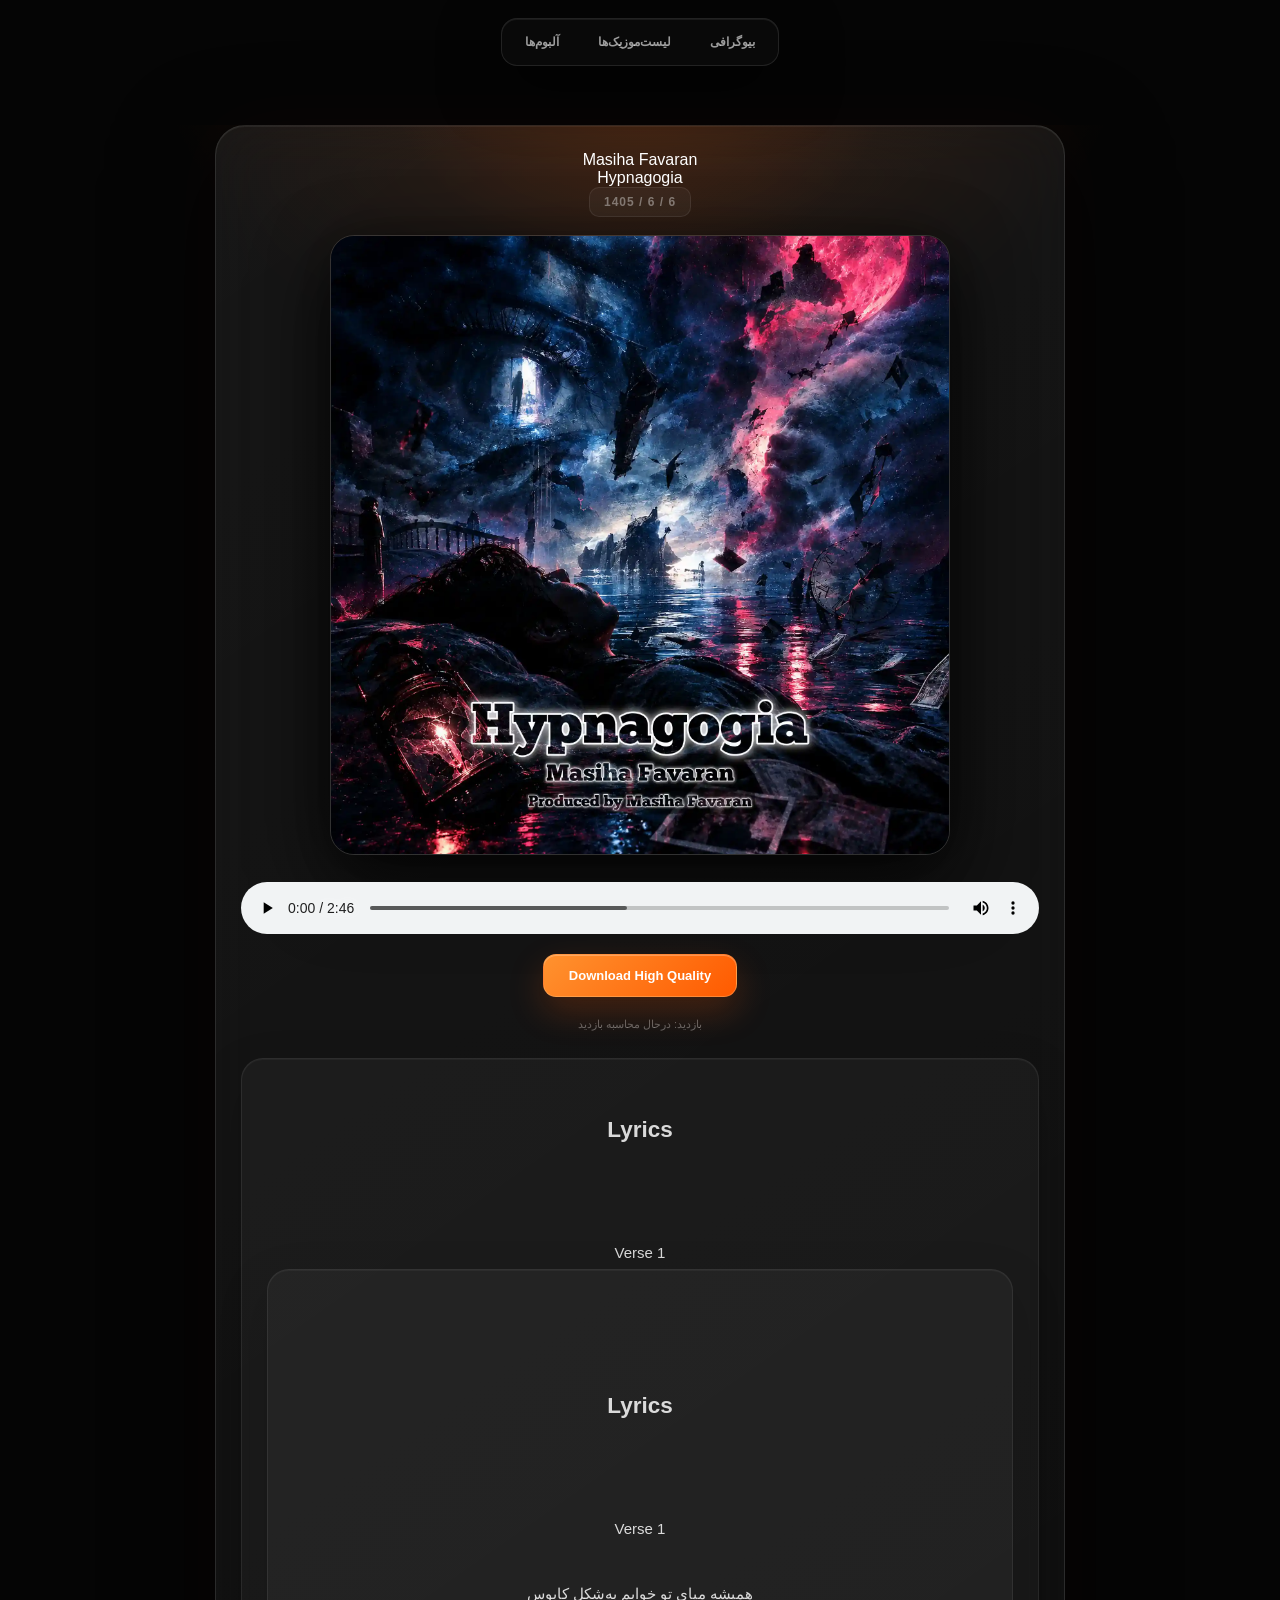
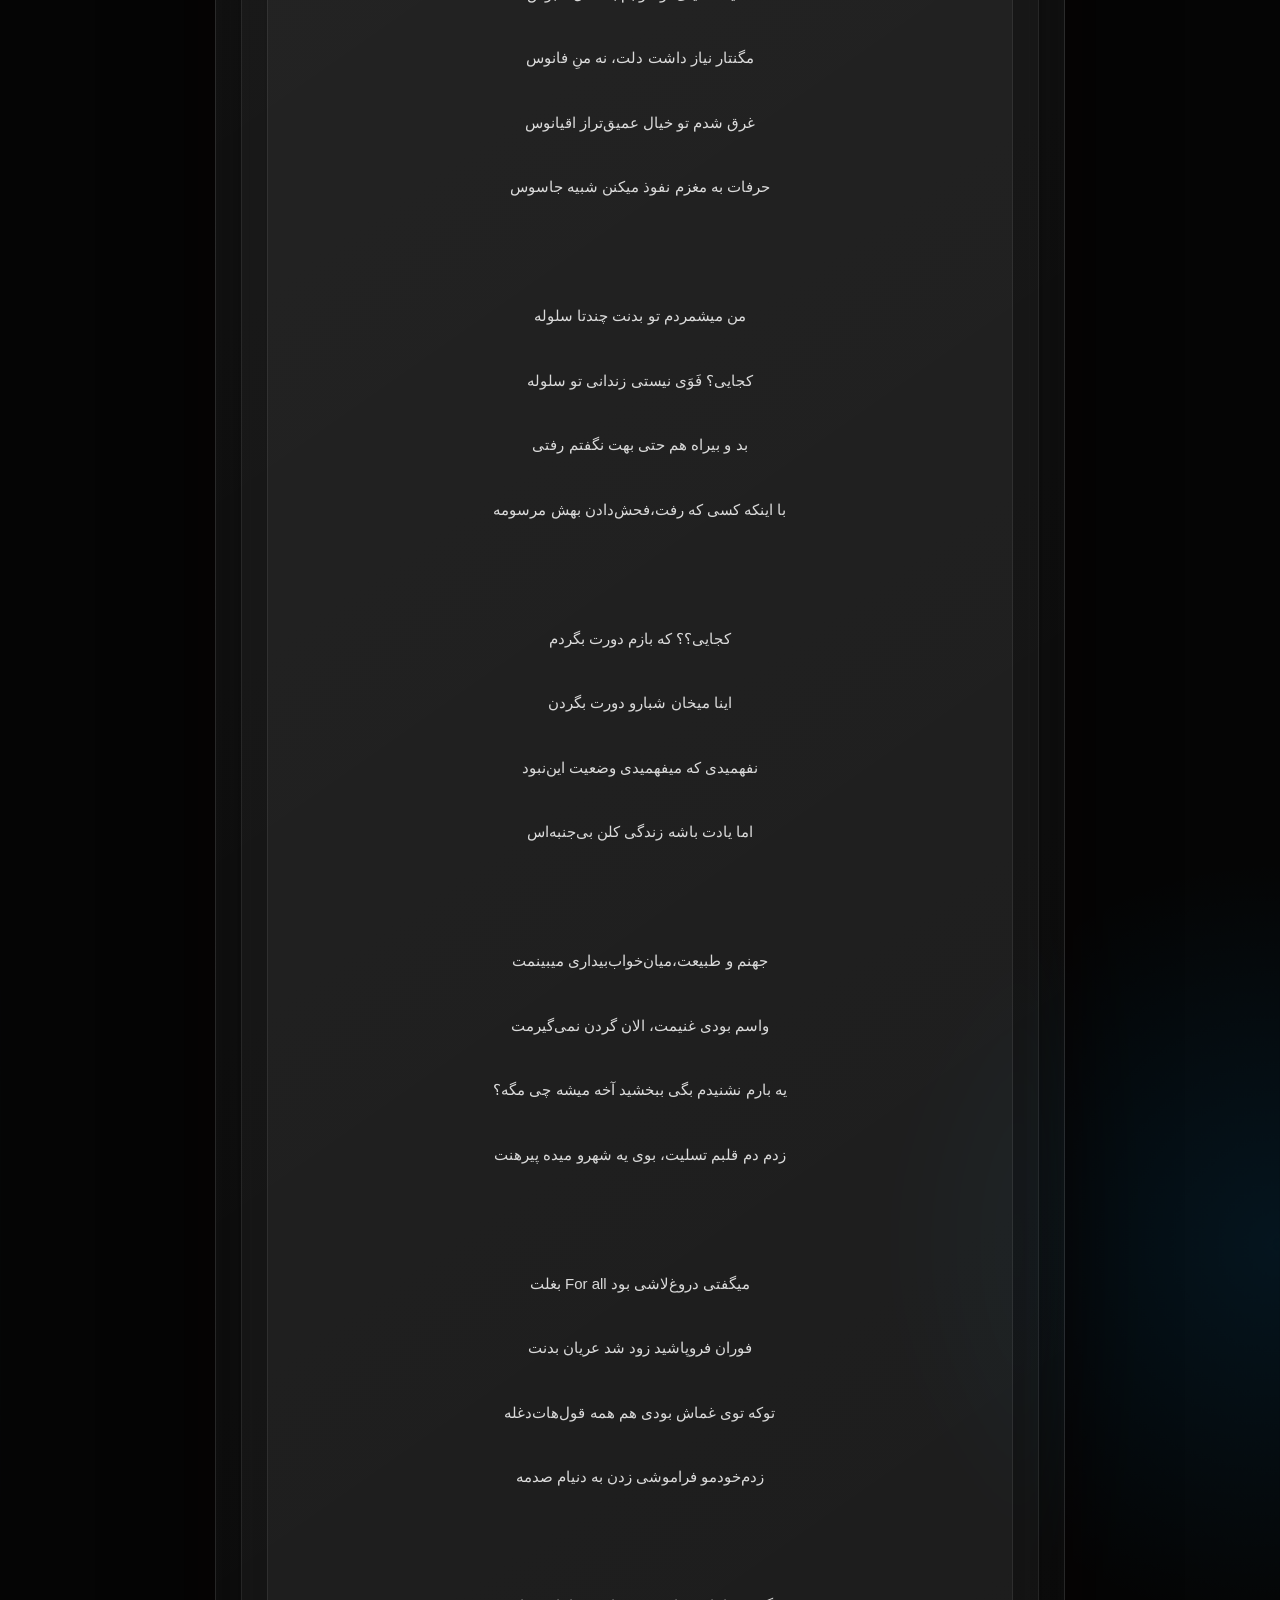
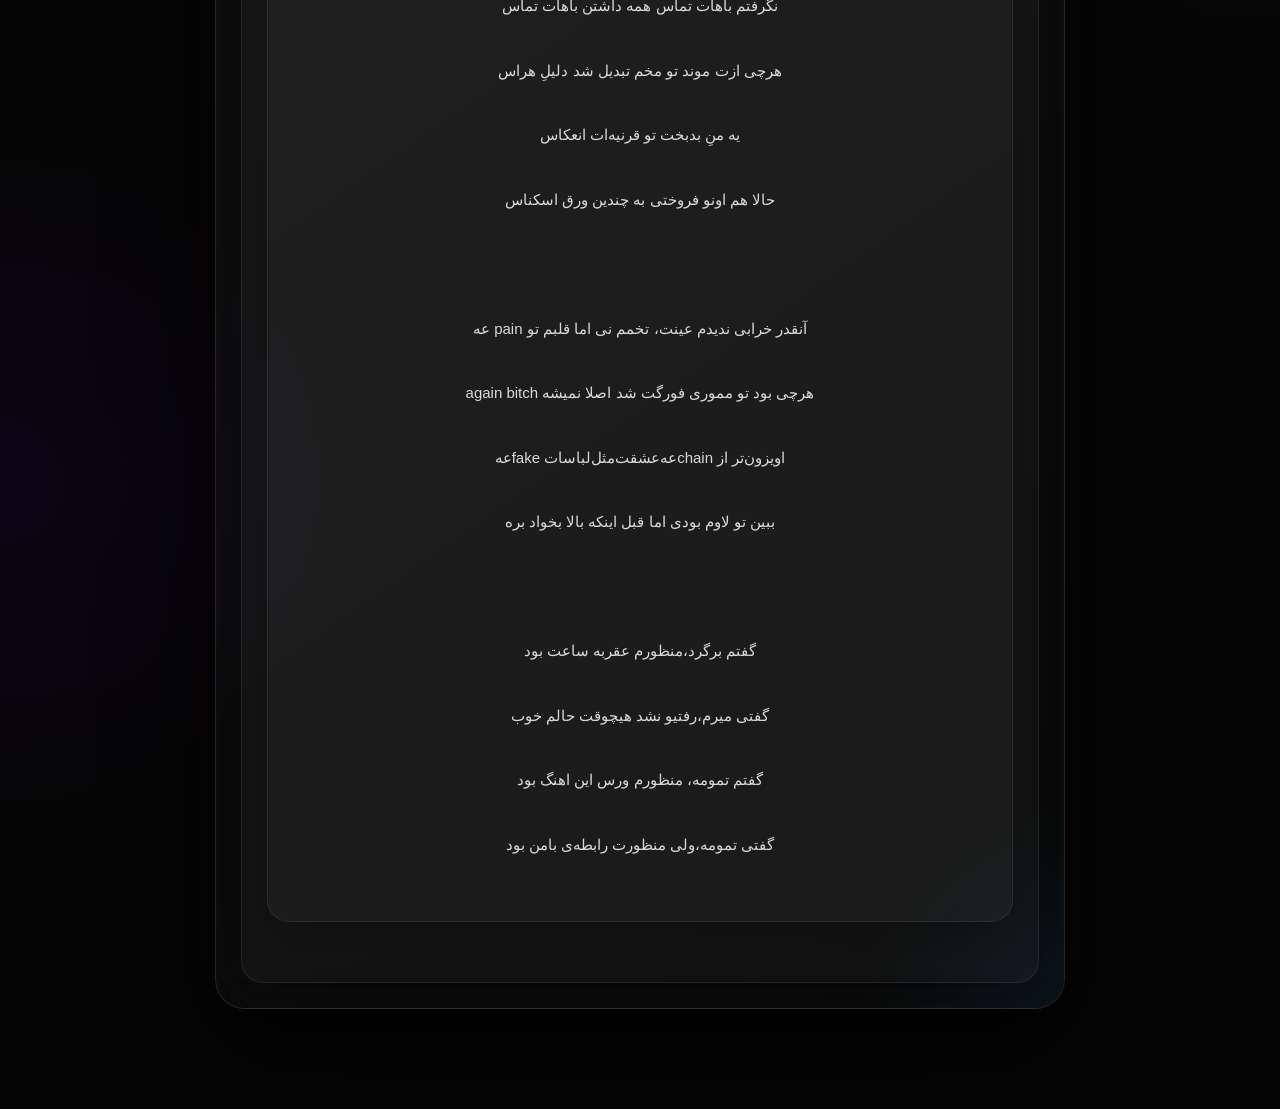
<file: Hypnagogia.html>
<!DOCTYPE html><html lang="fa" dir="rtl">
<head>
<meta charset="UTF-8">
<meta name="viewport" content="width=device-width, initial-scale=1.0"><link 
rel="stylesheet" href="music.css">
<title>Hypnagogia | مسیحا فوران</title>
<meta name="description" content="Hypnagogia — Masiha Favaran. خواب و بیداری.">
</head>
 <body>
<div class="top-nav">
  <a href="index.html">بیوگرافی</a>
  <a href="tracks.html">لیست‌موزیک‌ها</a>
  <a href="album.html">آلبوم‌ها</a>
</div><div class="box">  <div class="header">
    <div>Masiha Favaran</div>
    <div>Hypnagogia</div>
    <div class="release-date"> 6 / 6 / 1405 </div>
  </div>  <img src="hypnagogia.webp" alt="Hypnagogia Cover - Masiha Favaran">  <audio controls preload="metadata">
    <source src="Hypnagogia.mp3" type="audio/mpeg">
    مرورگر شما از پخش فایل صوتی پشتیبانی نمی‌کند.
  </audio>  <a class="download" href="Hypnagogia.mp3" download>
    Download High Quality
  </a>  <div id="viewCount">
    بازدید: درحال محاسبه بازدید
  </div>  <div class="lyrics"><h2>Lyrics</h2>

<span class="section">Verse 1</span>
<div class="lyrics" dir="rtl">

  <h2>Lyrics</h2>

  <span class="section">Verse 1</span>

  همیشه میای تو خوابم به‌شکل کابوس<br>
  مگنتار نیاز داشت دلت، نه منِ فانوس<br>
  غرق شدم تو خیال‌ عمیق‌تر‌از اقیانوس<br>
  حرفات‌ به مغزم نفوذ میکنن شبیه جاسوس<br><br>

  من میشمردم تو بدنت چندتا سلوله<br>
  کجایی؟ فَوَی نیستی زندانی تو سلوله<br>
  بد و بیراه هم حتی بهت ‌نگفتم رفتی<br>
  با اینکه‌ کسی‌ که رفت‌،فحش‌دادن بهش مرسومه<br><br>

  کجایی؟؟ که بازم دورت بگردم<br>
  اینا میخان شبارو دورت بگردن<br>
  نفهمیدی‌ که میفهمیدی وضعیت‌ این‌نبود<br>
  اما یادت باشه زندگی کلن بی‌جنبه‌اس<br><br>

  جهنم و طبیعت،میان‌خواب‌بیداری میبینمت<br>
  واسم بودی غنیمت، الان گردن نمی‌گیرمت<br>
  یه بارم نشنیدم بگی ببخشید آخه میشه چی مگه؟<br>
  زدم دم قلبم تسلیت، بوی یه شهرو‌ میده پیرهنت<br><br>

  میگفتی دروغ‌لاشی بود <bdi dir="ltr">For all</bdi> بغلت<br>
  فوران فروپاشید زود شد عریان بدنت<br>
  توکه توی غماش بودی هم همه‌ قول‌هات‌دغله<br>
  زدم‌خودمو فراموشی زدن به دنیام صدمه<br>
  <br>
  نگرفتم باهات تماس‌ همه داشتن باهات تماس<br>
  هرچی ازت موند تو مخم تبدیل شد دلیلِ هراس<br>
  یه منِ بدبخت تو قرنیه‌ات انعکاس<br>
  حالا هم اونو فروختی به چندین‌ ورق اسکناس<br><br>

  آنقدر خرابی ندیدم عینت‌، تخمم نی‌ اما قلبم تو <bdi dir="ltr">pain</bdi> عه<br>
  هرچی بود تو مموری فورگت شد اصلا نمیشه <bdi dir="ltr">again bitch</bdi><br>
  اویزون‌تر از <bdi dir="ltr">chain</bdi>عه‌عشقت‌مثل‌لباسات‌ <bdi dir="ltr">fake</bdi>عه<br>
  ببین تو لاوم بودی اما قبل اینکه بالا بخواد بره<br>
  <br>
  گفتم برگرد،منظورم عقربه‌ ساعت بود<br>
  گفتی میرم،رفتیو‌ نشد هیچوقت حالم خوب<br>
  گفتم تمومه، منظورم ورس این‌ اهنگ بود<br>
  گفتی تمومه،ولی منظورت رابطه‌ی بامن‌ بود

</div>
  </div></div><script type="module">

import { createClient } from "https://esm.sh/@supabase/supabase-js@2";

const supabase = createClient(
  "https://mzavzvvyowlvechemkdo.supabase.co",
  "sb_publishable_HgJ3Y88QZRXOT976GJrjRg_XlPpUdg-"
);

const TRACK_ID = 6;
const STORAGE_KEY = "Hypnagogia_viewed";

async function addView() {

  if (localStorage.getItem(STORAGE_KEY)) {
    return;
  }

  const { data, error } = await supabase
    .from("tracks")
    .select("views")
    .eq("id", TRACK_ID)
    .single();

  if (error) {
    console.error("Error fetching track views:", error);
    return;
  }

  const { error: updateError } = await supabase
    .from("tracks")
    .update({
      views: (data.views || 0) + 1
    })
    .eq("id", TRACK_ID);

  if (updateError) {
    console.error("Error updating track views:", updateError);
    return;
  }

  localStorage.setItem(STORAGE_KEY, "true");
}

async function showViews() {

  const { data, error } = await supabase
    .from("tracks")
    .select("views")
    .eq("id", TRACK_ID)
    .single();

  if (error) {
    console.error("Error displaying track views:", error);

    document.getElementById("viewCount").textContent =
      "خطا در دریافت بازدید";

    return;
  }

  document.getElementById("viewCount").textContent =
    "بازدید: " + (data.views || 0);
}

(async () => {
  await addView();
  await showViews();
})();

</script></body>
</html>
</file>
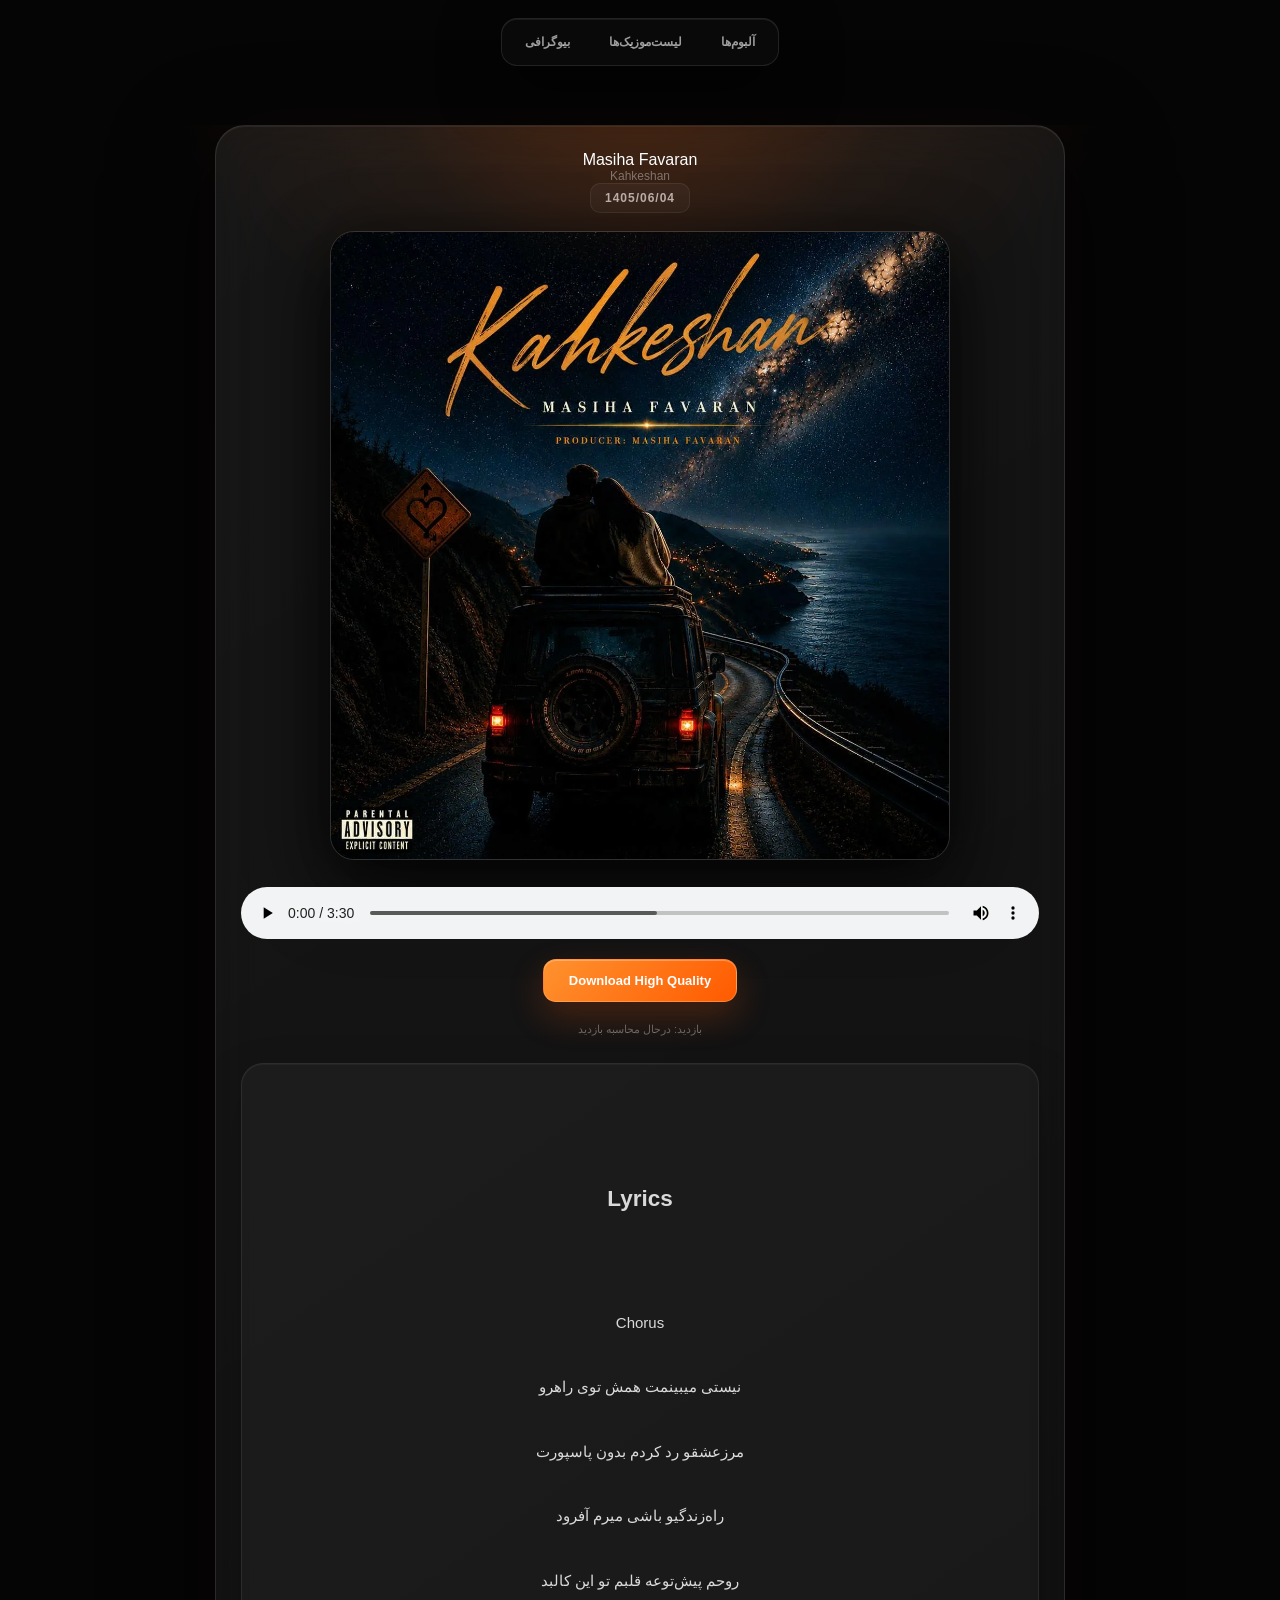
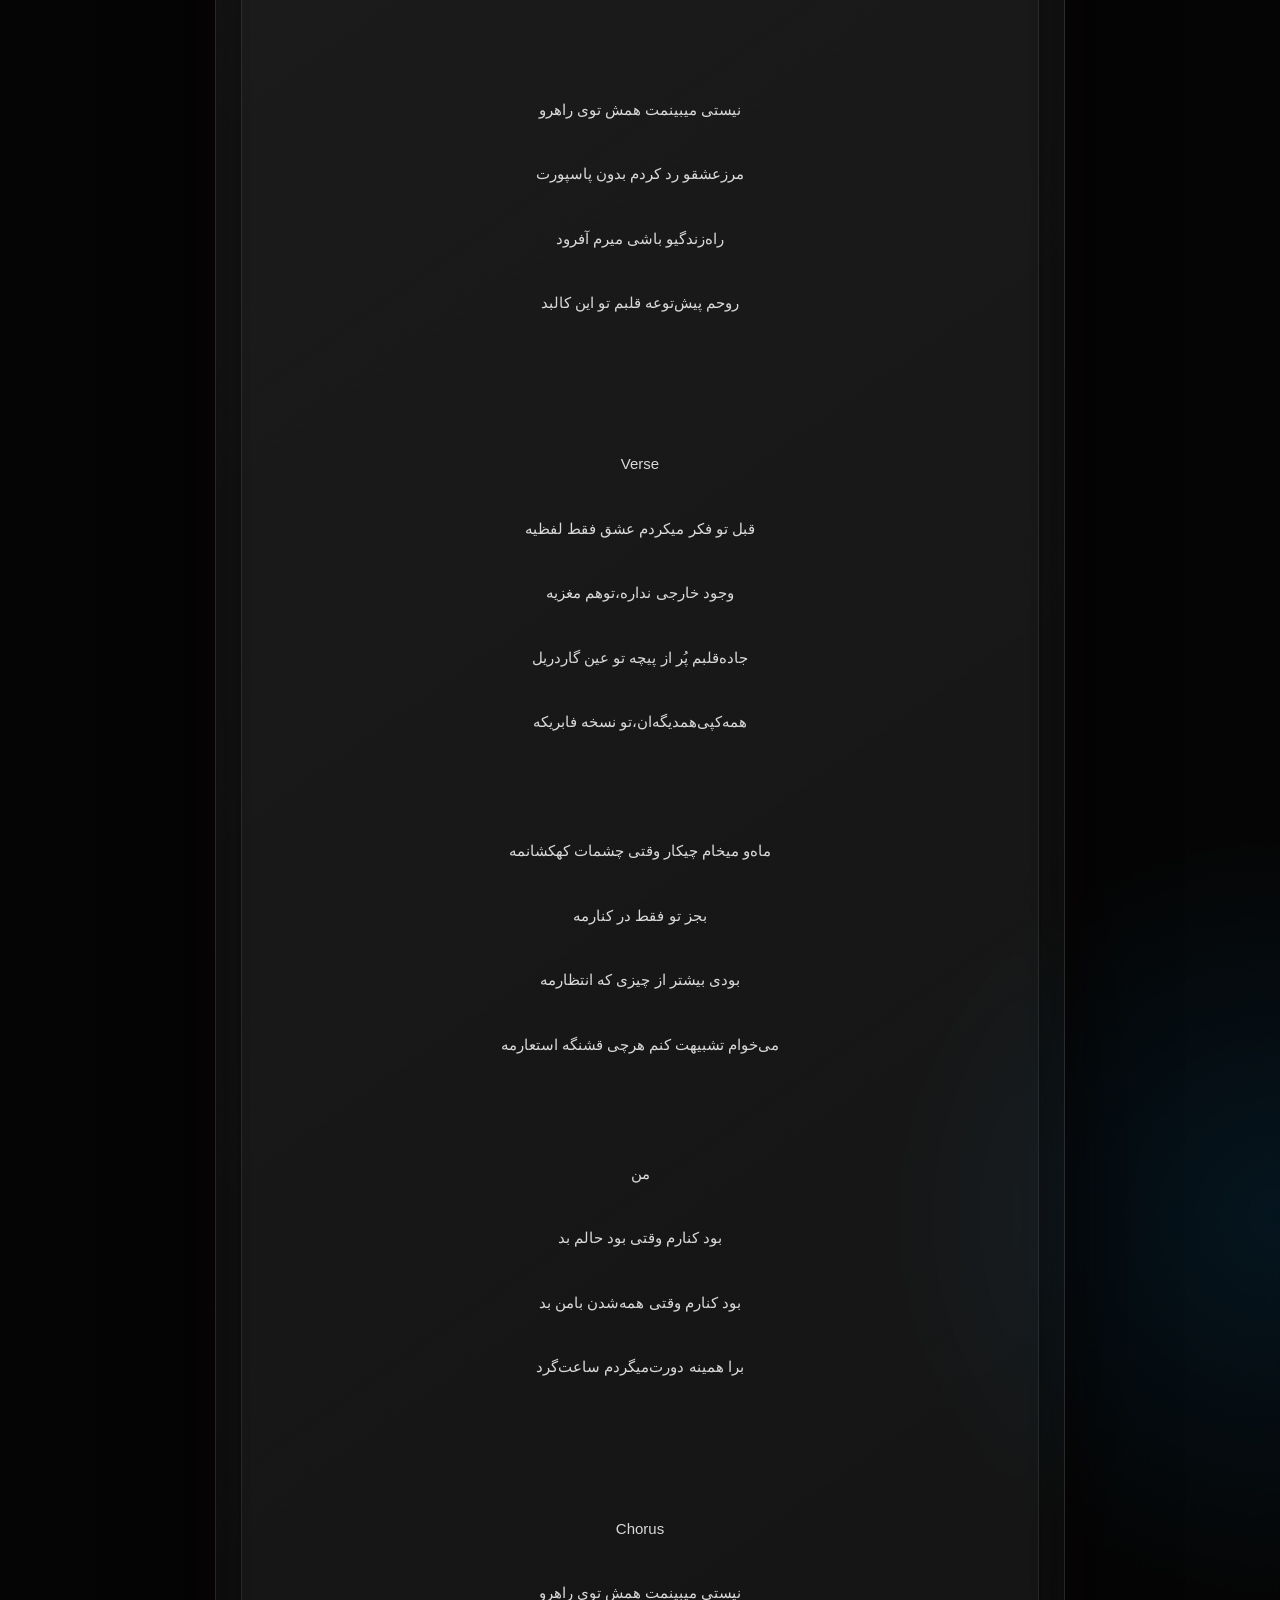
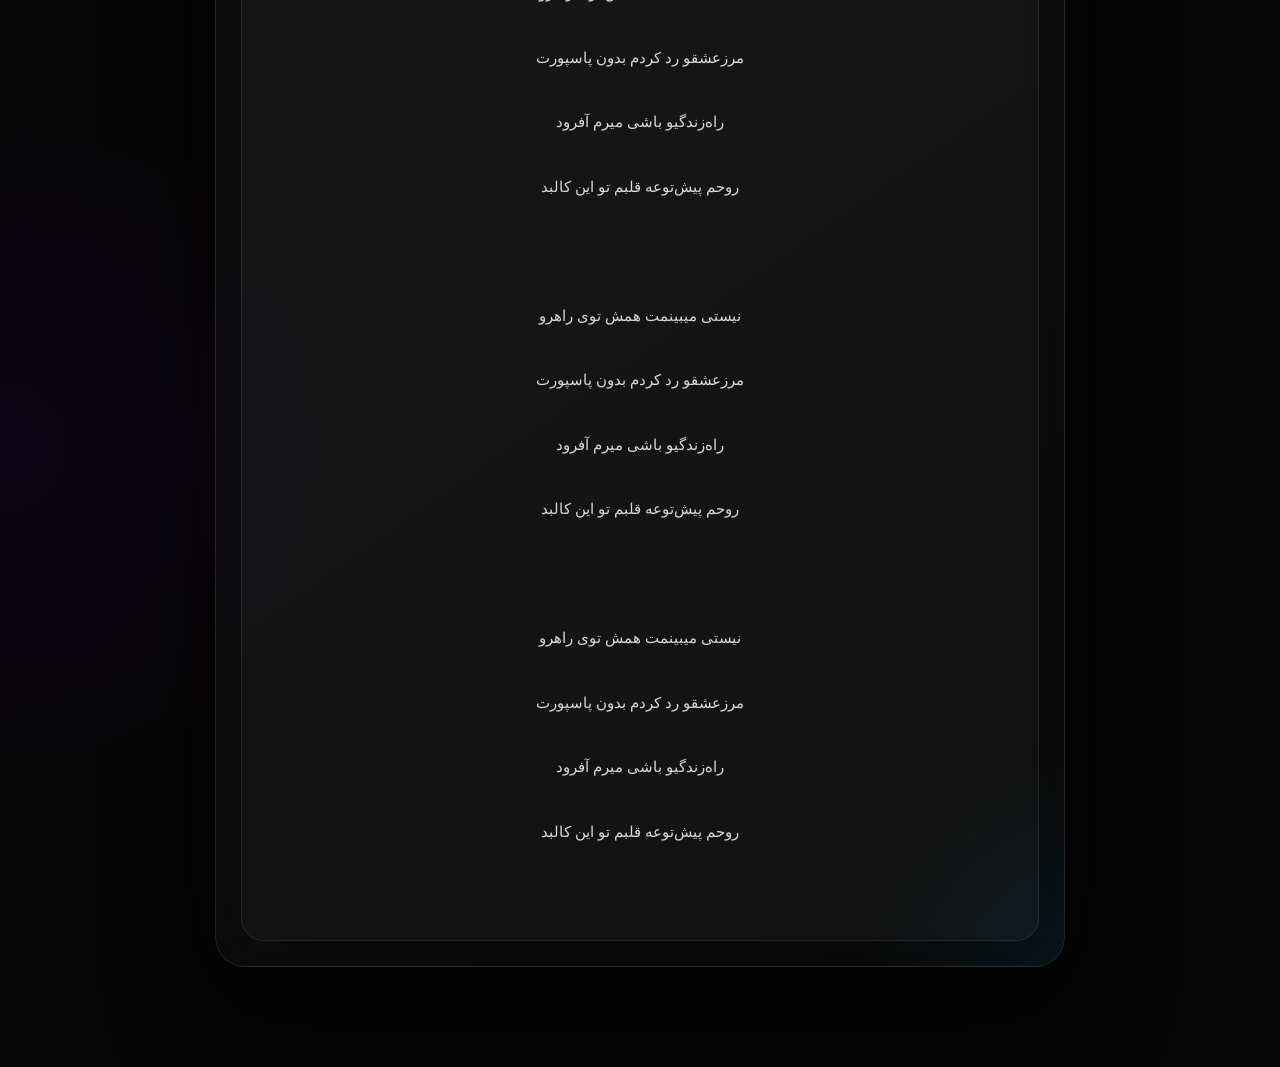
<file: Kahkeshan.html>
<!DOCTYPE html>
<html lang="fa" dir="rtl">
<head>
  <meta charset="UTF-8" />
  <meta name="viewport" content="width=device-width, initial-scale=1.0"/>

  <link rel="stylesheet" href="music.css">

  <title>کهکشان | مسیحا فوران</title>
</head>

<body>

<div class="top-nav">
  <a href="album.html">آلبوم‌ها</a>
  <a href="tracks.html" class="active">لیست‌موزیک‌ها</a>
  <a href="index.html">بیوگرافی</a>
</div>

<div class="box">

  <div class="header">
    <div>Masiha Favaran</div>
    <div>Kahkeshan</div>
  </div>
<div class="release-date">1405/06/04</div>
  <img src="Kahkeshan.webp" alt="Kahkeshan Cover">

  <audio controls>
    <source src="Kahkeshan.mp3" type="audio/mpeg">
  </audio>

  <a class="download" href="Kahkeshan.mp3" download>
    Download High Quality
  </a>

  <div id="viewCount">
    بازدید: درحال محاسبه بازدید
  </div>

  <div class="lyrics">

    <h2>Lyrics</h2>

    <span class="section">Chorus</span>

    نیستی میبینمت همش توی راهرو<br>
    مرز‌عشقو‌ رد کردم بدون پاسپورت<br>
    راه‌زندگیو باشی میرم آفرود<br>
    روحم پیش‌توعه قلبم تو این کالبد<br><br>

    نیستی میبینمت همش توی راهرو<br>
    مرز‌عشقو‌ رد کردم بدون پاسپورت<br>
    راه‌زندگیو باشی میرم آفرود<br>
    روحم پیش‌توعه قلبم تو این کالبد<br><br>


    <span class="section">Verse</span>

    قبل تو فکر میکردم عشق فقط لفظیه<br>
    وجود خارجی نداره‌،توهم مغزیه<br>
    جاده‌قلبم پُر از پیچه تو عین گاردریل<br>
    همه‌کپی‌همدیگه‌ان‌،تو نسخه فابریکه<br><br>

    ماه‌و میخام چیکار وقتی چشمات کهکشانمه‌<br>
    بجز تو فقط‌ در کنارمه<br>
    بودی بیشتر از چیزی که انتظارمه<br>
    می‌خوام تشبیهت کنم هرچی قشنگه استعارمه<br><br>

    من<br>
    بود کنارم وقتی بود حالم بد<br>
    بود کنارم وقتی همه‌شدن با‌من بد<br>
    برا همینه دورت‌میگردم ساعت‌گرد<br><br>


    <span class="section">Chorus</span>

    نیستی میبینمت همش توی راهرو<br>
    مرز‌عشقو‌ رد کردم بدون پاسپورت<br>
    راه‌زندگیو باشی میرم آفرود<br>
    روحم پیش‌توعه قلبم تو این کالبد<br><br>

    نیستی میبینمت همش توی راهرو<br>
    مرز‌عشقو‌ رد کردم بدون پاسپورت<br>
    راه‌زندگیو باشی میرم آفرود<br>
    روحم پیش‌توعه قلبم تو این کالبد<br><br>

    نیستی میبینمت همش توی راهرو<br>
    مرز‌عشقو‌ رد کردم بدون پاسپورت<br>
    راه‌زندگیو باشی میرم آفرود<br>
    روحم پیش‌توعه قلبم تو این کالبد<br>

  </div>

</div>


<script type="module">

import { createClient } from "https://esm.sh/@supabase/supabase-js@2";

const supabase = createClient(
  "https://mzavzvvyowlvechemkdo.supabase.co",
  "sb_publishable_HgJ3Y88QZRXOT976GJrjRg_XlPpUdg-"
);


async function addView(){

  if(localStorage.getItem("Kahkeshan_viewed")){
    console.log("Already counted");
    return;
  }

  const { data, error } = await supabase
    .from("tracks")
    .select("views")
    .eq("id", 5)
    .single();

  if(error){
    console.log("READ ERROR:", error);
    return;
  }

  const { error: updateError } = await supabase
    .from("tracks")
    .update({
      views: data.views + 1
    })
    .eq("id", 5);

  if(updateError){
    console.log("UPDATE ERROR:", updateError);
    return;
  }

  localStorage.setItem(
    "Kahkeshan_viewed",
    "true"
  );

  console.log("VIEW +1");

}


async function showViews(){

  const { data, error } = await supabase
    .from("tracks")
    .select("views")
    .eq("id", 5)
    .single();

  if(error){

    console.log("VIEW ERROR:", error);

    document.getElementById("viewCount").innerHTML =
      "خطا در دریافت بازدید";

    return;
  }

  document.getElementById("viewCount").innerHTML =
    "بازدید: " + data.views;

}


(async () => {

  await addView();
  await showViews();

})();

</script>

</body>
</html>
</file>
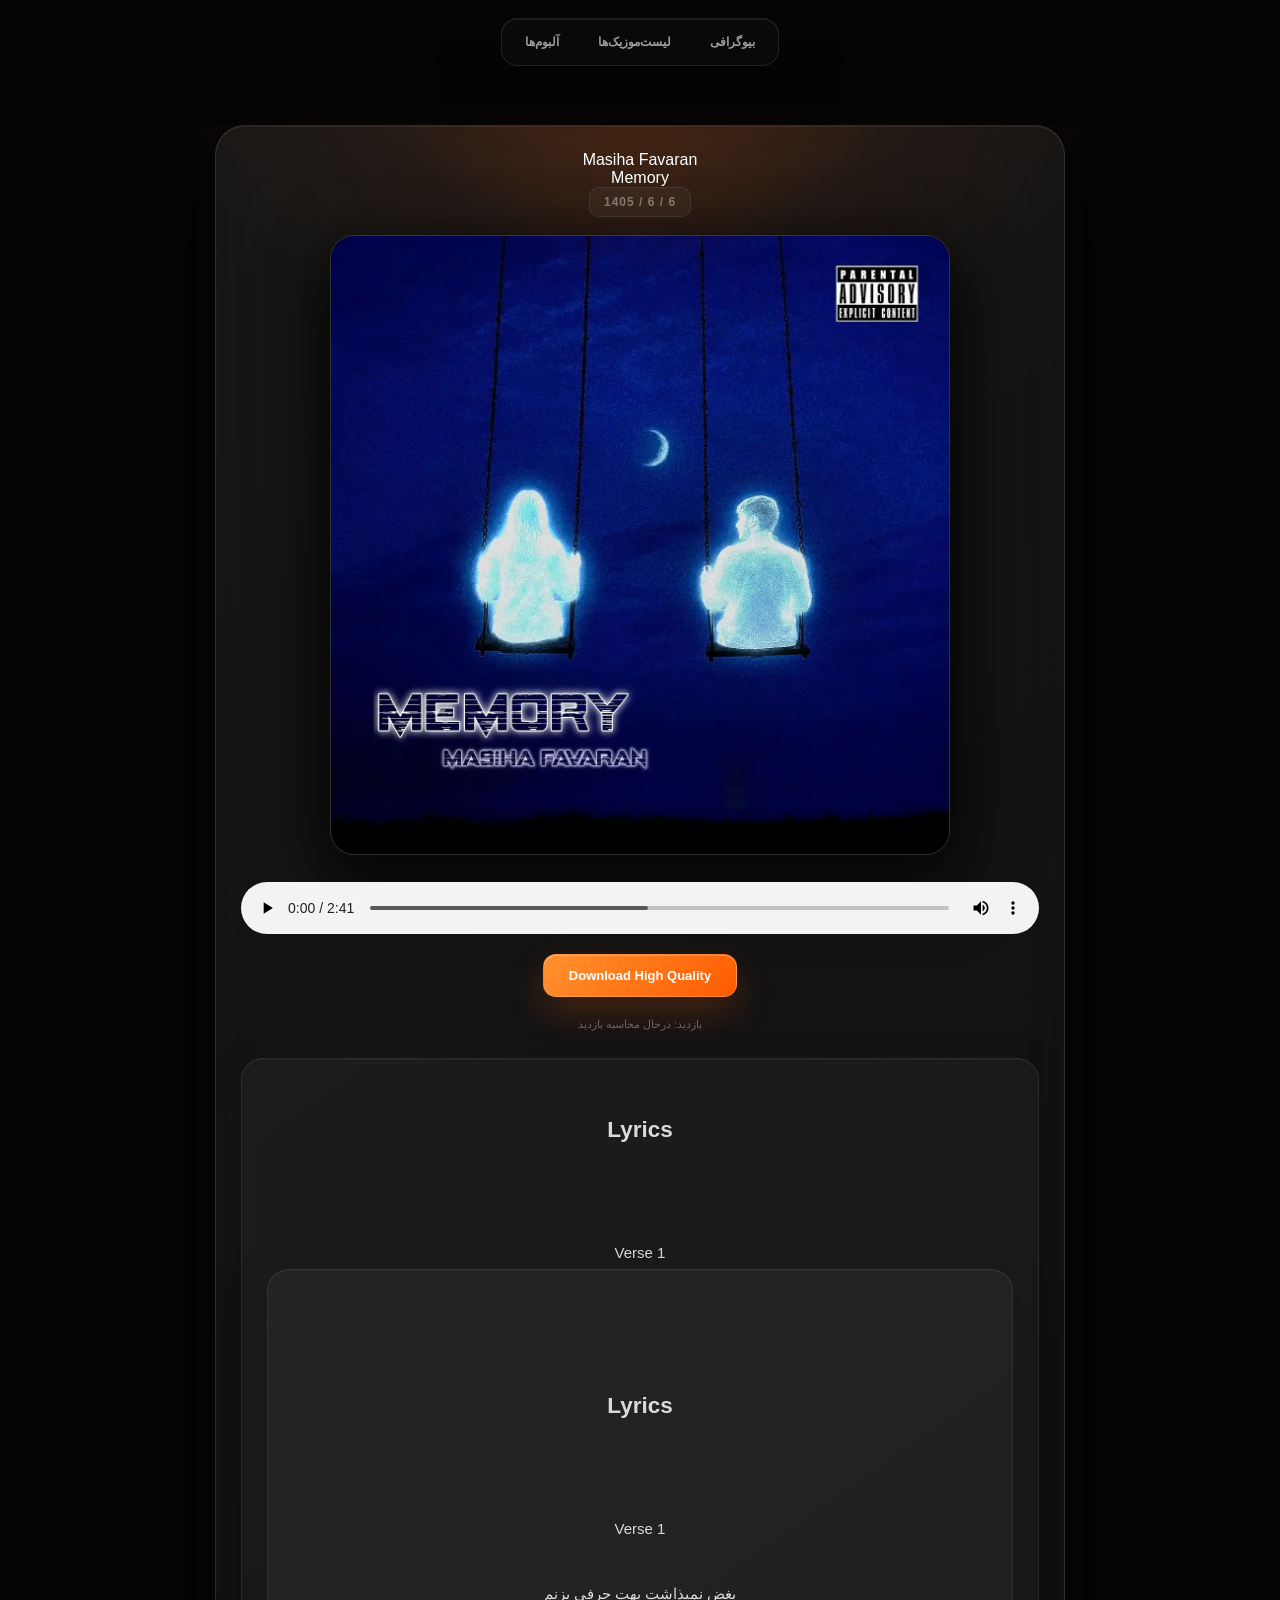
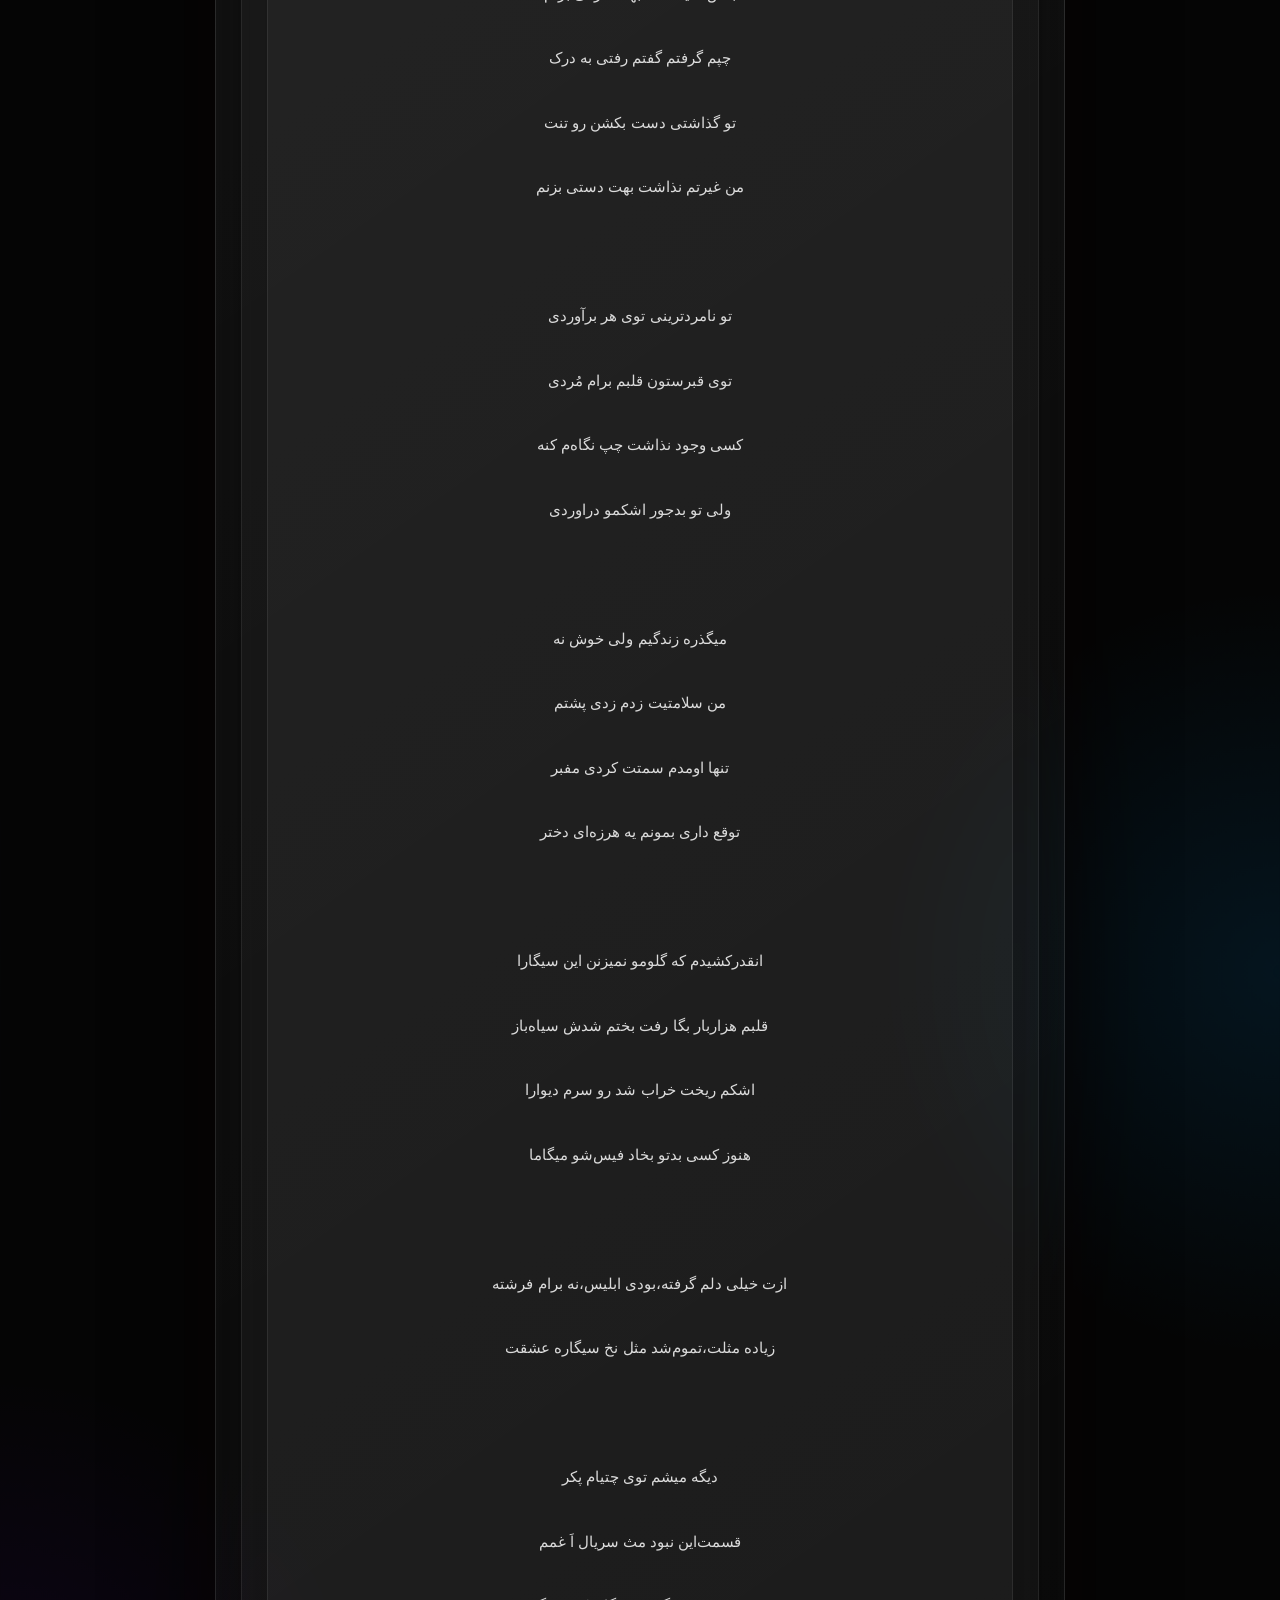
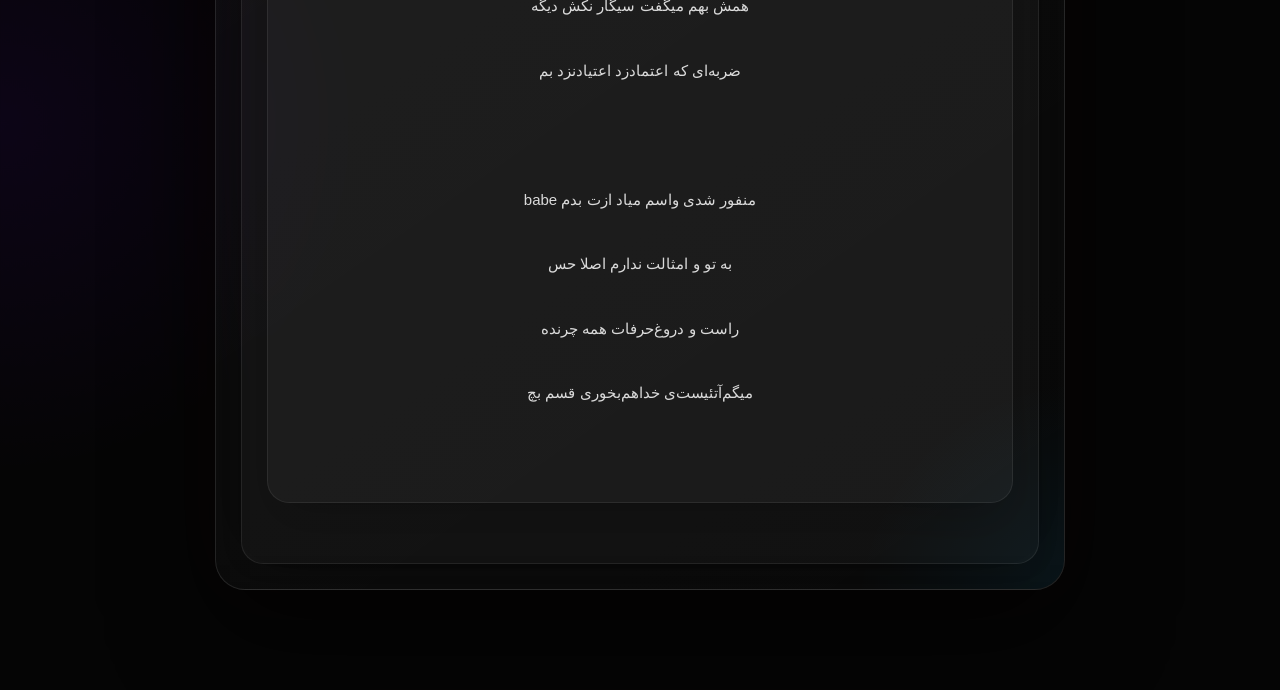
<file: Memory.html>
<!DOCTYPE html><html lang="fa" dir="rtl">
<head>
<meta charset="UTF-8">
<meta name="viewport" content="width=device-width, initial-scale=1.0"><link 
rel="stylesheet" href="music.css">
<title>خاطرات | مسیحا فوران</title>
<meta name="description" content="Memory — Masiha Favaran. خاطرات.">
</head>
 <body>
<div class="top-nav">
  <a href="index.html">بیوگرافی</a>
  <a href="tracks.html">لیست‌موزیک‌ها</a>
  <a href="album.html">آلبوم‌ها</a>
</div><div class="box">  <div class="header">
    <div>Masiha Favaran</div>
    <div>Memory</div>
    <div class="release-date"> 6 / 6 / 1405 </div>
  </div>  <img src="Memory.webp" alt="Memory Cover - Masiha Favaran">  <audio controls preload="metadata">
    <source src="Masiha Favaran - Memory.mp3" type="audio/mpeg">
    مرورگر شما از پخش فایل صوتی پشتیبانی نمی‌کند.
  </audio>  <a class="download" href="Masiha Favaran - Memory.mp3" download>
    Download High Quality
  </a>  <div id="viewCount">
    بازدید: درحال محاسبه بازدید
  </div>  <div class="lyrics"><h2>Lyrics</h2>

<span class="section">Verse 1</span>
<div class="lyrics" dir="rtl">

  <h2>Lyrics</h2>

  <span class="section">Verse 1</span>

بغض نمیذاشت بهت حرفی بزنم<br>
چپم گرفتم گفتم رفتی به درک<br>
تو گذاشتی دست بکشن رو تنت<br>
من غیرتم نذاشت بهت دستی بزنم<br>
<br>
تو نامرد‌ترینی توی هر برآوردی<br>
توی قبرستون قلبم برام مُردی <br>
کسی وجود نذاشت چپ نگاه‌م کنه<br>
ولی تو بدجور اشکمو دراوردی‌<br>
<br>
میگذره زندگیم ولی خوش‌ نه<br>
من سلامتیت‌ زدم زدی پشتم<br> 
تنها اومدم ‌سمتت کردی مفبر<br>
توقع داری بمونم یه هرزه‌‌ای دختر<br>
<br>
انقدر‌کشیدم که گلومو نمیزنن این سیگارا<br>
قلبم هزار‌بار بگا رفت بختم شدش سیاه‌باز<br>
اشکم ریخت خراب شد رو سرم دیوارا<br>
هنوز کسی بدتو بخاد فیس‌شو میگاما<br>
<br>
ازت خیلی دلم گرفته،بودی ابلیس،نه برام فرشته<br>
زیاده مثلت‌،تموم‌شد مثل نخ سیگاره عشقت<br>
<br>
دیگه میشم توی چتیام‌ پکر<br>
قسمت‌این نبود مث سریال اَ غمم<br>
همش بهم میگفت سیگار نکش دیگه<br>
ضربه‌ای که اعتماد‌زد اعتیاد‌نزد بم<br>
<br>
منفور شدی واسم میاد ازت بدم‌ babe<br>
به تو‌ و امثالت ندارم اصلا حس<br>
راست‌ و دروغ‌حرفات همه چرنده<br>
میگم‌آتئیست‌ی خداهم‌بخوری قسم‌ بچ<br>

</div>
  </div></div><script type="module">

import { createClient } from "https://esm.sh/@supabase/supabase-js@2";

const supabase = createClient(
  "https://mzavzvvyowlvechemkdo.supabase.co",
  "sb_publishable_HgJ3Y88QZRXOT976GJrjRg_XlPpUdg-"
);

const TRACK_ID = 1;
const STORAGE_KEY = "Memory_viewed";

async function addView() {

  if (localStorage.getItem(STORAGE_KEY)) {
    return;
  }

  const { data, error } = await supabase
    .from("tracks")
    .select("views")
    .eq("id", TRACK_ID)
    .single();

  if (error) {
    console.error("Error fetching track views:", error);
    return;
  }

  const { error: updateError } = await supabase
    .from("tracks")
    .update({
      views: (data.views || 0) + 1
    })
    .eq("id", TRACK_ID);

  if (updateError) {
    console.error("Error updating track views:", updateError);
    return;
  }

  localStorage.setItem(STORAGE_KEY, "true");
}

async function showViews() {

  const { data, error } = await supabase
    .from("tracks")
    .select("views")
    .eq("id", TRACK_ID)
    .single();

  if (error) {
    console.error("Error displaying track views:", error);

    document.getElementById("viewCount").textContent =
      "خطا در دریافت بازدید";

    return;
  }

  document.getElementById("viewCount").textContent =
    "بازدید: " + (data.views || 0);
}

(async () => {
  await addView();
  await showViews();
})();

</script></body>
</html>
</file>
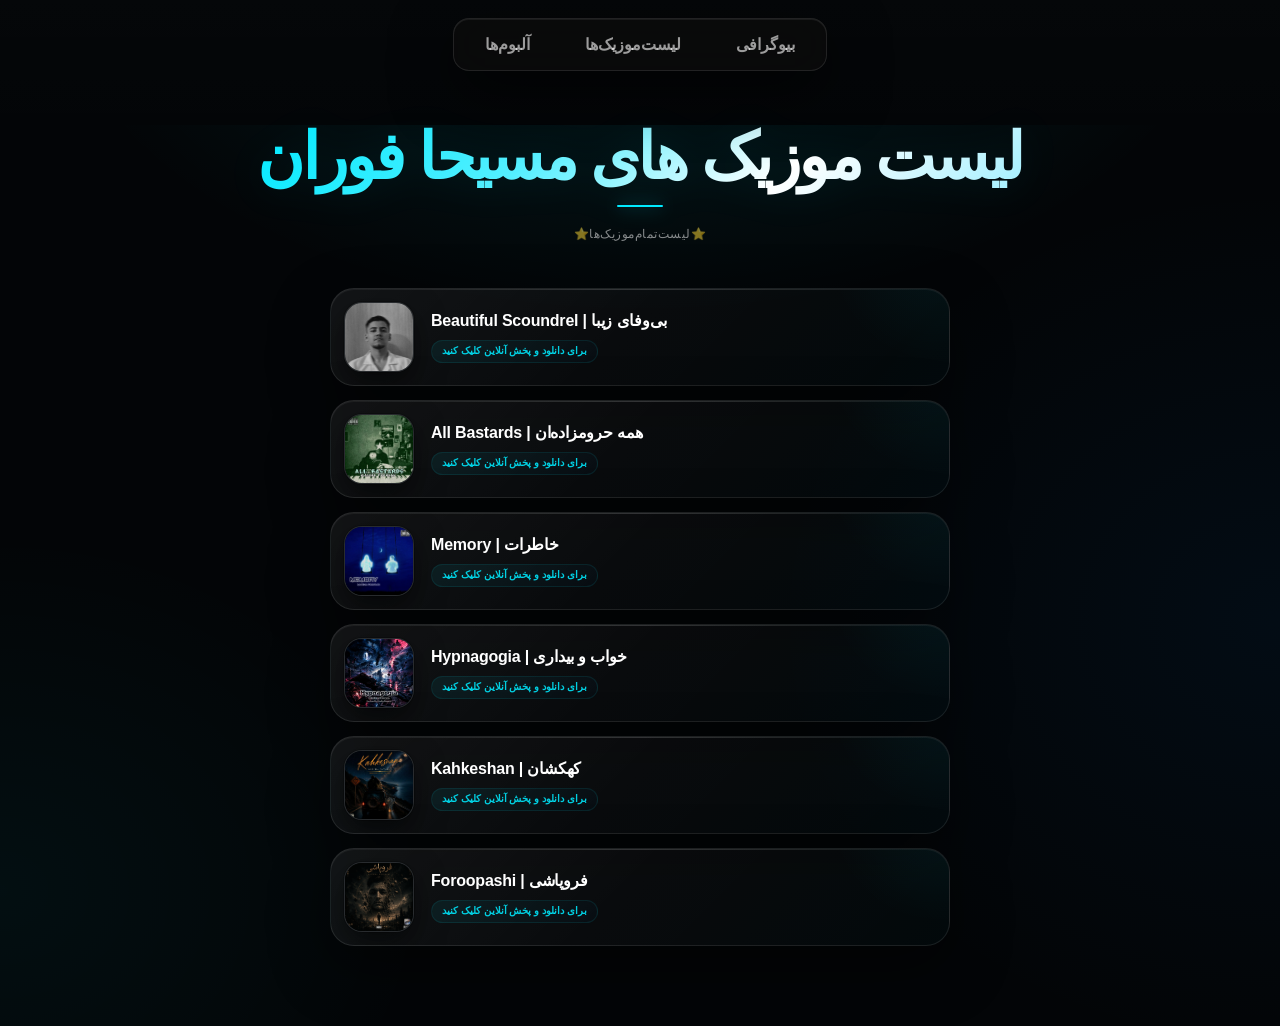
<file: tracks.html>
<!DOCTYPE html>
<html lang="fa">
<head>
  <meta charset="UTF-8" />
  <meta name="viewport" content="width=device-width, initial-scale=1.0"/>
  <link rel="stylesheet" href="tracks.css">
  <title>Tracklist | Masiha Favaran</title>
</head>

<body>

  <!-- MENU -->
  <div class="top-menu">
    <a href="index.html">بیوگرافی</a>
    <a href="tracks.html">لیست‌موزیک‌ها</a>
    <a href="album.html">آلبوم‌ها</a>
  </div>

  <!-- TITLE -->
  <h1> لیست موزیک های مسیحا فوران </h1>
  <p>⭐️لیست‌تمام‌موزیک‌ها⭐️</p>

  <!-- TRACKS -->
  <div class="container" id="لیست موزیک"></div>

  <script>
  const data = [
          {
    title: "Beautiful Scoundrel | بی‌وفای زیبا",
    cover: "BeautifulScoundrelMasihaFavaran.webp",
    page: "BeautifulScoundrel.html"
  },
      {
    title: "All Bastards | همه حرومزاده‌ان",
    cover: "MasihaFavaranAllBastards.webp",
    page: "AllBastards.html"
  },
    {
    title: "Memory | خاطرات",
    cover: "Memory.webp",
    page: "Memory.html"
    },
    {
    title: "Hypnagogia | خواب و بیداری",
    cover: "hypnagogia.webp",
    page: "Hypnagogia.html"
    },
    {
    title: "Kahkeshan | کهکشان",
    cover: "Kahkeshan.webp",
    page: "Kahkeshan.html"
    },
  {
    title: "Foroopashi | فروپاشی",
    cover: "Foroopashi.png",
    page: "Foroopashi.html"
  },
];
          
    const container = document.getElementById("لیست موزیک");

    data.forEach(t => {
      const div = document.createElement("div");
      div.className = "track";

      div.innerHTML = `
        <img class="cover" src="${t.cover}" alt="${t.title}">
        <div class="info">
          <div class="title">
            <a href="${t.page}">${t.title}</a>
          </div>
          <div class="btns">
            <a href="${t.page}">
              برای دانلود و پخش آنلاین کلیک کنید
            </a>
          </div>
        </div>
      `;

      container.appendChild(div);
    });
  </script>

</body>
</html>
</file>
<file: index.css>
*,
*::before,
*::after {
  box-sizing: border-box;
}

:root {
  --bg: #010204;
  --bg-2: #03080d;
  --cyan: #00eaff;
  --cyan-2: #00a8ff;
  --blue: #315cff;
  --violet: #7c3cff;
  --pink: #ff2fa3;
  --white: #ffffff;

  --glass: rgba(7, 14, 20, 0.72);
  --glass-2: rgba(255, 255, 255, 0.045);
  --line: rgba(255, 255, 255, 0.09);

  --text: rgba(255, 255, 255, 0.92);
  --muted: rgba(255, 255, 255, 0.48);

  --radius-xl: 34px;
  --radius-lg: 27px;
  --radius-md: 21px;
}

html {
  margin: 0;
  padding: 0;
  background: var(--bg);
  scroll-behavior: smooth;
}

body {
  position: relative;

  margin: 0;
  min-height: 100vh;
  overflow-x: hidden;

  padding-bottom: 90px;

  color: var(--text);
  background:
    radial-gradient(
      800px 500px at 50% -100px,
      rgba(0, 234, 255, 0.15),
      transparent 65%
    ),
    radial-gradient(
      650px 600px at 100% 45%,
      rgba(49, 92, 255, 0.08),
      transparent 68%
    ),
    radial-gradient(
      550px 550px at 0% 75%,
      rgba(0, 160, 255, 0.055),
      transparent 68%
    ),
    radial-gradient(
      450px 450px at 75% 100%,
      rgba(124, 60, 255, 0.045),
      transparent 70%
    ),
    var(--bg);

  font-family:
    Arial,
    Helvetica,
    sans-serif;

  text-align: center;

  -webkit-font-smoothing: antialiased;
  text-rendering: optimizeLegibility;
}

body::before {
  content: "";

  position: fixed;
  inset: 0;

  z-index: -1;

  pointer-events: none;

  opacity: 0.12;

  background-image:
    radial-gradient(
      circle,
      rgba(255,255,255,0.8) 0.7px,
      transparent 0.9px
    );

  background-size: 97px 97px;
  background-position: 14px 27px;
}

body::after {
  content: "";

  position: fixed;
  inset: 0;

  z-index: -1;

  pointer-events: none;

  background:
    radial-gradient(
      ellipse at center,
      transparent 45%,
      rgba(0,0,0,0.32) 100%
    );
}

a {
  color: inherit;
  -webkit-tap-highlight-color: transparent;
  -webkit-touch-callout: none;
}

.top-menu {
  position: fixed;
  top: 18px;
  left: 50%;
  transform: translateX(-50%);

  z-index: 9999;

  display: flex;
  align-items: center;
  justify-content: center;

  gap: 5px;
  padding: 6px;

  width: max-content;
  max-width: calc(100% - 24px);

  background: rgba(12, 12, 12, 0.82);

  border: 1px solid rgba(255, 255, 255, 0.10);

  border-radius: 16px;

  box-shadow:
    0 20px 60px rgba(0, 0, 0, 0.65),
    inset 0 1px 0 rgba(255, 255, 255, 0.07);

  backdrop-filter: blur(24px);
  -webkit-backdrop-filter: blur(24px);
}

.top-menu a {
  display: block;

  padding: 10px 17px;

  color: rgba(255, 255, 255, 0.60);

  text-decoration: none;

  font-size: 12px;
  font-weight: 600;

  border-radius: 11px;

  transition: 0.2s ease;
}

.top-menu a:hover {
  color: #fff;
  background: rgba(255, 255, 255, 0.08);
}

.box {
  position: relative;

  width: min(92%, 640px);

  margin: 116px auto 0;

  padding: 45px 35px 48px;

  overflow: hidden;

  border: 1px solid rgba(255,255,255,0.105);
  border-radius: var(--radius-xl);

  background:
    linear-gradient(
      145deg,
      rgba(255,255,255,0.075),
      rgba(255,255,255,0.028) 45%,
      rgba(0,234,255,0.018)
    );

  box-shadow:
    0 40px 110px rgba(0,0,0,0.70),
    0 0 90px rgba(0,234,255,0.025),
    inset 0 1px 0 rgba(255,255,255,0.075);

  isolation: isolate;
}

.box::before {
  content: "";

  position: absolute;

  width: 420px;
  height: 260px;

  top: -190px;
  left: 50%;

  transform: translateX(-50%);

  background:
    radial-gradient(
      ellipse,
      rgba(0,234,255,0.16),
      rgba(0,130,255,0.045) 42%,
      transparent 72%
    );

  filter: blur(35px);

  pointer-events: none;

  z-index: -1;
}

.box::after {
  content: "";

  position: absolute;

  top: 0;
  left: 9%;
  right: 9%;

  height: 1px;

  background:
    linear-gradient(
      90deg,
      transparent,
      rgba(255,255,255,0.22),
      rgba(0,234,255,0.22),
      rgba(255,255,255,0.22),
      transparent
    );

  opacity: 0.7;

  pointer-events: none;
}

h1 {
  position: relative;

  margin: 0 0 31px;

  font-size: clamp(29px, 7vw, 48px);
  font-weight: 900;

  letter-spacing: -2px;
  line-height: 1.05;

  color: transparent;

  background:
    linear-gradient(
      135deg,
      #ffffff 5%,
      #c8fbff 35%,
      #00eaff 67%,
      #65bfff 100%
    );

  -webkit-background-clip: text;
  background-clip: text;
  -webkit-text-fill-color: transparent;

  filter:
    drop-shadow(0 0 24px rgba(0,234,255,0.10));
}

h1::before {
  content: "";

  position: absolute;

  left: 50%;
  bottom: -18px;

  width: 100px;
  height: 1px;

  transform: translateX(-50%);

  background:
    linear-gradient(
      90deg,
      transparent,
      var(--cyan),
      transparent
    );

  box-shadow:
    0 0 18px rgba(0,234,255,0.65);
}

h1::after {
  content: "";

  display: block;

  width: 5px;
  height: 5px;

  margin: 14px auto 0;

  border-radius: 50%;

  background: #fff;

  box-shadow:
    0 0 8px var(--cyan),
    0 0 20px var(--cyan),
    0 0 40px rgba(0,234,255,0.45);
}

.bio-photo {
  position: relative;

  display: flex;

  align-items: center;
  justify-content: center;

  margin: 10px 0 18px;
}

.bio-photo::before {
  content: "";

  position: absolute;

  width: 70%;
  height: 70%;

  background:
    radial-gradient(
      ellipse,
      rgba(0,234,255,0.12),
      transparent 68%
    );

  filter: blur(30px);

  pointer-events: none;
}

.bio-photo img {
  position: relative;

  display: block;

  width: min(390px, 92%);

  aspect-ratio: 4 / 5;

  object-fit: cover;

  border: 1px solid rgba(255,255,255,0.12);
  border-radius: 25px;

  background: #05090c;

  box-shadow:
    0 35px 85px rgba(0,0,0,0.72),
    0 0 55px rgba(0,234,255,0.07),
    inset 0 1px 0 rgba(255,255,255,0.08);
}

.bio-photo img::after {
  content: "";
}

.photo-caption {
  margin: 15px 0 36px;

  color: rgba(0,234,255,0.58);

  font-size: 10px;
  font-weight: 600;

  letter-spacing: 2.5px;

  text-transform: uppercase;
}

.bio {
  position: relative;

  max-width: 480px;

  margin: 0 auto;

  padding: 27px 23px;

  overflow: hidden;

  color: rgba(255,255,255,0.77);

  font-size: 14px;

  line-height: 2;

  text-align: center;

  background:
    linear-gradient(
      145deg,
      rgba(255,255,255,0.045),
      rgba(255,255,255,0.018)
    );

  border: 1px solid rgba(0,234,255,0.10);

  border-radius: var(--radius-md);

  box-shadow:
    inset 0 1px 0 rgba(255,255,255,0.045),
    0 20px 55px rgba(0,0,0,0.25);
}

.bio::before {
  content: "";

  position: absolute;

  top: 0;
  left: 50%;

  width: 180px;
  height: 1px;

  transform: translateX(-50%);

  background:
    linear-gradient(
      90deg,
      transparent,
      rgba(0,234,255,0.30),
      transparent
    );

  box-shadow:
    0 0 16px rgba(0,234,255,0.20);
}

.bio::after {
  content: "";

  position: absolute;

  width: 160px;
  height: 160px;

  right: -100px;
  bottom: -100px;

  border-radius: 50%;

  background: rgba(0,234,255,0.045);

  filter: blur(25px);

  pointer-events: none;
}

.bio br + br {
  line-height: 2.5;
}

.cosmic-music {
  position: relative;

  width: 100%;
  max-width: 500px;

  margin: 48px auto 10px;

  padding: 35px 21px 26px;

  overflow: hidden;

  color: #fff;

  text-align: center;

  background:
    radial-gradient(
      circle at 50% 42%,
      rgba(0,234,255,0.15),
      rgba(0,120,180,0.055) 30%,
      rgba(2,5,9,0.94) 72%
    );

  border: 1px solid rgba(0,234,255,0.17);

  border-radius: 30px;

  box-shadow:
    0 30px 80px rgba(0,0,0,0.62),
    0 0 60px rgba(0,220,255,0.065),
    inset 0 0 55px rgba(0,220,255,0.035);

  isolation: isolate;
}

.cosmic-music::before {
  content: "";

  position: absolute;

  width: 360px;
  height: 360px;

  top: 50%;
  left: 50%;

  transform: translate(-50%, -50%);

  background:
    radial-gradient(
      circle,
      rgba(0,234,255,0.16),
      rgba(0,110,255,0.06) 32%,
      transparent 70%
    );

  filter: blur(20px);

  pointer-events: none;

  z-index: -1;
}

.cosmic-music::after {
  content: "";

  position: absolute;

  top: 0;
  left: 12%;
  right: 12%;

  height: 1px;

  background:
    linear-gradient(
      90deg,
      transparent,
      rgba(255,255,255,0.25),
      rgba(0,234,255,0.5),
      rgba(255,255,255,0.25),
      transparent
    );

  box-shadow:
    0 0 18px rgba(0,234,255,0.22);

  pointer-events: none;
}

.cosmic-stars {
  position: absolute;
  inset: 0;

  background-image:
    radial-gradient(
      circle,
      rgba(255,255,255,0.95) 0.8px,
      transparent 1.3px
    ),
    radial-gradient(
      circle,
      rgba(0,234,255,0.85) 0.8px,
      transparent 1.3px
    ),
    radial-gradient(
      circle,
      rgba(255,255,255,0.65) 0.65px,
      transparent 1.1px
    );

  background-size:
    73px 73px,
    119px 119px,
    171px 171px;

  background-position:
    13px 20px,
    51px 73px,
    91px 11px;

  opacity: 0.34;

  pointer-events: none;
}

.cosmic-content {
  position: relative;

  z-index: 2;
}

.cosmic-label {
  display: inline-block;

  margin-bottom: 16px;

  color: rgba(0,234,255,0.72);

  font-size: 8px;
  font-weight: 800;

  letter-spacing: 4.5px;

  text-shadow:
    0 0 14px rgba(0,234,255,0.35);
}


.cosmic-orbit {
  position: relative;

  width: 88px;
  height: 88px;

  margin: 0 auto 21px;

  border: 1px solid rgba(0,234,255,0.30);

  border-radius: 50%;

  box-shadow:
    0 0 25px rgba(0,234,255,0.09),
    0 0 55px rgba(0,140,255,0.045),
    inset 0 0 28px rgba(0,234,255,0.08);
}

.cosmic-orbit::before {
  content: "";

  position: absolute;

  width: 112px;
  height: 33px;

  top: 26px;
  left: -13px;

  border: 1px solid rgba(0,234,255,0.27);

  border-radius: 50%;

  transform: rotate(-24deg);
}

.cosmic-orbit::after {
  content: "";

  position: absolute;

  width: 116px;
  height: 38px;

  top: 23px;
  left: -14px;

  border: 1px solid rgba(50,105,255,0.14);

  border-radius: 50%;

  transform: rotate(34deg);
}

.cosmic-core {
  position: absolute;

  width: 38px;
  height: 38px;

  top: 24px;
  left: 24px;

  border-radius: 50%;

  background:
    radial-gradient(
      circle at 31% 27%,
      #ffffff 0%,
      #d8ffff 9%,
      #76f7ff 18%,
      #00eaff 38%,
      rgba(0,130,255,0.55) 61%,
      transparent 78%
    );

  box-shadow:
    0 0 14px rgba(0,234,255,0.95),
    0 0 35px rgba(0,190,255,0.45),
    0 0 70px rgba(0,100,255,0.18);
}

.cosmic-core::after {
  content: "";

  position: absolute;

  width: 6px;
  height: 6px;

  top: 7px;
  left: 8px;

  border-radius: 50%;

  background: #fff;

  box-shadow:
    0 0 9px #fff,
    0 0 18px var(--cyan);
}


.cosmic-title {
  position: relative;

  margin: 0 0 10px;

  color: #fff;

  font-size: 24px;
  font-weight: 850;

  letter-spacing: -0.6px;

  text-shadow:
    0 0 24px rgba(0,234,255,0.08);
}

.cosmic-text {
  position: relative;

  max-width: 350px;

  margin: 0 auto 24px;

  color: rgba(255,255,255,0.56);

  font-size: 13px;

  line-height: 2;
}


.cosmic-button {
  position: relative;

  display: inline-flex;

  align-items: center;
  justify-content: center;

  gap: 11px;

  min-width: 215px;

  padding: 13px 23px;

  overflow: hidden;

  color: #00eaff;

  text-decoration: none;

  font-size: 12px;
  font-weight: 750;

  background:
    linear-gradient(
      135deg,
      rgba(0,234,255,0.13),
      rgba(0,120,255,0.055)
    );

  border: 1px solid rgba(0,234,255,0.27);

  border-radius: 999px;

  box-shadow:
    0 0 25px rgba(0,234,255,0.07),
    inset 0 1px 0 rgba(255,255,255,0.07);

  transition:
    transform 0.25s ease,
    background 0.25s ease,
    border-color 0.25s ease,
    box-shadow 0.25s ease;
}

.cosmic-button::before {
  content: "";

  position: absolute;

  top: 0;
  left: -80%;

  width: 55%;
  height: 100%;

  transform: skewX(-25deg);

  background:
    linear-gradient(
      90deg,
      transparent,
      rgba(255,255,255,0.16),
      transparent
    );

  transition: left 0.6s ease;

  pointer-events: none;
}

.cosmic-button:hover::before {
  left: 125%;
}

.cosmic-button:hover {
  transform: translateY(-3px);

  color: #fff;

  background:
    linear-gradient(
      135deg,
      rgba(0,234,255,0.19),
      rgba(0,120,255,0.085)
    );

  border-color: rgba(0,234,255,0.58);

  box-shadow:
    0 0 35px rgba(0,234,255,0.14),
    0 10px 35px rgba(0,0,0,0.35),
    inset 0 1px 0 rgba(255,255,255,0.10);
}

.cosmic-button:active {
  transform: translateY(-1px) scale(0.985);
}

.cosmic-arrow {
  position: relative;

  font-size: 18px;

  transition:
    transform 0.25s ease;
}

.cosmic-button:hover .cosmic-arrow {
  transform: translateX(-6px);
}


.cosmic-footer {
  position: relative;

  margin-top: 25px;

  color: rgba(255,255,255,0.22);

  font-size: 7px;
  font-weight: 600;

  letter-spacing: 3.5px;
}

.cosmic-footer::before {
  content: "";

  display: block;

  width: 65px;
  height: 1px;

  margin: 0 auto 12px;

  background:
    linear-gradient(
      90deg,
      transparent,
      rgba(0,234,255,0.45),
      transparent
    );

  box-shadow:
    0 0 12px rgba(0,234,255,0.35);
}


@media (max-width: 600px) {

  body {
    padding-bottom: 70px;

    background:
      radial-gradient(
        600px 380px at 50% -80px,
        rgba(0,234,255,0.12),
        transparent 68%
      ),
      radial-gradient(
        500px 450px at 100% 70%,
        rgba(49,92,255,0.07),
        transparent 70%
      ),
      var(--bg);
  }

  .box {
    width: calc(100% - 22px);

    margin-top: 91px;

    padding: 33px 17px 31px;

    border-radius: 27px;
  }

  h1 {
    margin-bottom: 28px;

    font-size: 31px;

    letter-spacing: -1.5px;
  }

  .bio-photo img {
    width: min(330px, 94%);

    border-radius: 21px;
  }

  .photo-caption {
    margin-bottom: 29px;

    font-size: 9px;
    letter-spacing: 2px;
  }

  .bio {
    padding: 23px 16px;

    font-size: 13px;

    line-height: 1.9;

    border-radius: 20px;
  }

  .cosmic-music {
    margin-top: 37px;

    padding: 29px 16px 23px;

    border-radius: 25px;
  }

  .cosmic-title {
    font-size: 21px;
  }

  .cosmic-text {
    font-size: 12px;
  }

  .cosmic-button {
    min-width: 195px;

    padding: 12px 20px;
  }

  .cosmic-orbit {
    width: 82px;
    height: 82px;
  }

  .cosmic-core {
    width: 36px;
    height: 36px;

    top: 22px;
    left: 22px;
  }

  .top-menu {
    top: 11px;
    gap: 2px;
    padding: 5px;
    border-radius: 15px;
  }

  .top-menu a {
    padding: 9px 11px;
    font-size: 11px;
  }
}


@media (max-width: 380px) {

  .box {
    width: calc(100% - 16px);

    margin-top: 87px;

    padding: 29px 13px;
  }

  h1 {
    font-size: 28px;
  }

  .bio {
    padding: 21px 13px;

    font-size: 12.5px;
  }

  .cosmic-music {
    padding-left: 13px;
    padding-right: 13px;
  }

  .cosmic-label {
    font-size: 7px;

    letter-spacing: 3.5px;
  }

  .cosmic-title {
    font-size: 20px;
  }

  .cosmic-button {
    min-width: 185px;
  }

  .top-menu a {
    padding: 8px 8px;
    font-size: 10px;
  }
}

@media (max-width: 330px) {

  .top-menu a {
    padding: 8px 8px;
    font-size: 10px;
  }

  .box {
    width: calc(100% - 12px);
  }

  h1 {
    font-size: 25px;

    letter-spacing: -1.2px;
  }

  .bio {
    font-size: 12px;
  }

  .cosmic-title {
    font-size: 19px;
  }

  .cosmic-button {
    min-width: 175px;

    font-size: 11px;
  }
}


@media (prefers-reduced-motion: reduce) {

  html {
    scroll-behavior: auto;
  }

  *,
  *::before,
  *::after {
    transition: none !important;
  }
      }

.top-menu {
direction: rtl;
flex-direction: row;
}

.top-menu a {
direction: rtl;
}

.social-links {
  display: flex;
  flex-direction: column;
  gap: 12px;
  max-width: 350px;
  margin: 30px auto;
}

.social-links a {
  display: flex;
  justify-content: space-between;
  align-items: center;

  padding: 15px 20px;

  color: #00eaff;
  text-decoration: none;
  font-size: 15px;
  font-weight: 600;

  background: rgba(0, 234, 255, 0.04);
  border: 1px solid rgba(0, 234, 255, 0.15);
  border-radius: 14px;

  transition: 0.25s;
}

.social-links a:hover {
  background: rgba(0, 234, 255, 0.10);
  border-color: #00eaff;
  transform: translateY(-3px);
}

.social-links a span {
  font-size: 19px;
}
</file>
<file: album.css>
* {
  box-sizing: border-box;
}

html {
  scroll-behavior: smooth;
}

body {
  margin: 0;
  min-height: 100vh;

  font-family: Arial, sans-serif;

  color: #ffffff;

  text-align: center;

  background:
    radial-gradient(
      circle at 50% 20%,
      rgba(0, 95, 110, 0.28),
      transparent 32%
    ),
    radial-gradient(
      circle at 15% 85%,
      rgba(0, 35, 80, 0.24),
      transparent 30%
    ),
    #030507;

  overflow-x: hidden;
}

a {
  -webkit-tap-highlight-color: transparent;
}

.top-menu {
  position: fixed;

  top: 18px;
  left: 50%;

  transform: translateX(-50%);

  z-index: 9999;

  display: flex;
  flex-direction: row-reverse;
  align-items: center;
  justify-content: center;

  gap: 5px;
  padding: 6px;

  width: max-content;
  max-width: calc(100% - 24px);

  background: rgba(12, 12, 12, 0.82);

  border: 1px solid rgba(255, 255, 255, 0.10);

  border-radius: 16px;

  box-shadow:
    0 20px 60px rgba(0, 0, 0, 0.65),
    inset 0 1px 0 rgba(255, 255, 255, 0.07);

  backdrop-filter: blur(24px);
  -webkit-backdrop-filter: blur(24px);
}

.top-menu a {
  display: block;

  padding: 10px 17px;

  color: rgba(255, 255, 255, 0.60);

  text-decoration: none;

  font-size: 12px;
  font-weight: 600;

  border-radius: 11px;

  transition: 0.2s ease;
}

.top-menu a:hover {
  color: #fff;
  background: rgba(255, 255, 255, 0.08);
}

.top-menu a[href="album.html"] {
  color: #00eaff;

  background: rgba(0, 234, 255, 0.09);

  box-shadow:
    inset 0 0 0 1px rgba(0, 234, 255, 0.08);
}

.center {
  min-height: 100vh;

  display: flex;

  justify-content: center;

  align-items: center;

  flex-direction: column;

  padding: 100px 20px 40px;
}

.center h1 {
  margin: 0;

  font-size: clamp(45px, 11vw, 82px);

  font-weight: 800;

  letter-spacing: -2px;

  line-height: 1;

  background:
    linear-gradient(
      135deg,
      #00f5ff 0%,
      #4deeff 45%,
      #ffffff 100%
    );

  -webkit-background-clip: text;

  -webkit-text-fill-color: transparent;

  text-shadow:
    0 0 45px rgba(0, 234, 255, 0.12);
}

.center p {
  margin: 24px 0 0;

  padding: 14px 22px;

  color: rgba(255, 255, 255, 0.65);

  font-size: 14px;

  line-height: 1.8;

  background: rgba(255, 255, 255, 0.035);

  border: 1px solid rgba(0, 220, 255, 0.09);

  border-radius: 16px;

  backdrop-filter: blur(15px);

  -webkit-backdrop-filter: blur(15px);

  box-shadow:
    0 20px 50px rgba(0, 0, 0, 0.45);
}

@media (max-width: 700px) {
  .top-menu {
    top: 11px;

    gap: 2px;

    padding: 5px;

    border-radius: 15px;
  }

  .top-menu a {
    padding: 9px 11px;

    font-size: 11px;
  }
}

@media (max-width: 390px) {
  .top-menu a {
    padding: 8px 8px;

    font-size: 10px;
  }
}

@media (max-width: 600px) {
  .center {
    padding-top: 90px;
  }

  .center h1 {
    font-size: 48px;

    letter-spacing: -1px;
  }

  .center p {
    max-width: 310px;

    padding: 12px 16px;

    font-size: 12px;
  }
}

@media (max-width: 380px) {
  .center h1 {
    font-size: 42px;
  }
}
</file>
<file: music.css>
* {
  box-sizing: border-box;
}

html {
  background: #050505;
  scroll-behavior: smooth;
}

body {
  margin: 0;
  min-height: 100vh;
  padding: 0 16px 100px;

  font-family: Arial, Helvetica, sans-serif;
  color: #fff;
  text-align: center;

  background:
    radial-gradient(
      ellipse 700px 500px at 50% -100px,
      rgba(255, 92, 0, 0.16),
      transparent 70%
    ),
    radial-gradient(
      ellipse 550px 550px at 100% 65%,
      rgba(0, 160, 255, 0.10),
      transparent 70%
    ),
    radial-gradient(
      ellipse 500px 500px at 0% 85%,
      rgba(110, 0, 255, 0.07),
      transparent 70%
    ),
    #050505;

  overflow-x: hidden;
}

a {
  -webkit-tap-highlight-color: transparent;
}

.top-nav {
  position: fixed;
  top: 18px;
  left: 50%;
  transform: translateX(-50%);

  z-index: 9999;

  display: flex;
  align-items: center;
  justify-content: center;

  gap: 5px;
  padding: 6px;

  width: max-content;
  max-width: calc(100% - 24px);

  background: rgba(12, 12, 12, 0.82);

  border: 1px solid rgba(255, 255, 255, 0.10);

  border-radius: 16px;

  box-shadow:
    0 20px 60px rgba(0, 0, 0, 0.65),
    inset 0 1px 0 rgba(255, 255, 255, 0.07);

  backdrop-filter: blur(24px);
  -webkit-backdrop-filter: blur(24px);
}

.top-nav a {
  display: block;

  padding: 10px 17px;

  color: rgba(255, 255, 255, 0.60);

  text-decoration: none;

  font-size: 12px;
  font-weight: 600;

  border-radius: 11px;

  transition: 0.2s ease;
}

.top-nav a:hover {
  color: #fff;
  background: rgba(255, 255, 255, 0.08);
}

.box {
  position: relative;

  width: min(850px, 100%);

  margin: 125px auto 0;

  padding: 25px;

  background:
    linear-gradient(
      145deg,
      rgba(255, 255, 255, 0.075),
      rgba(255, 255, 255, 0.025)
    );

  border: 1px solid rgba(255, 255, 255, 0.10);

  border-radius: 30px;

  box-shadow:
    0 35px 100px rgba(0, 0, 0, 0.75),
    0 0 80px rgba(255, 90, 0, 0.035),
    inset 0 1px 0 rgba(255, 255, 255, 0.06);

  backdrop-filter: blur(28px);
  -webkit-backdrop-filter: blur(28px);

  overflow: hidden;
}

.box::before {
  content: "";

  position: absolute;

  width: 600px;
  height: 500px;

  top: -360px;
  left: 50%;

  transform: translateX(-50%);

  background:
    radial-gradient(
      circle,
      rgba(255, 92, 0, 0.16),
      transparent 68%
    );

  pointer-events: none;
}

.box::after {
  content: "";

  position: absolute;

  width: 500px;
  height: 500px;

  right: -280px;
  bottom: -280px;

  background:
    radial-gradient(
      circle,
      rgba(0, 180, 255, 0.08),
      transparent 68%
    );

  pointer-events: none;
}

.header {
  position: relative;
  z-index: 2;

  display: flex;
  flex-direction: column;
  align-items: center;
}

.header img,
.box > a > img,
.box > img {
  display: block;

  width: min(100%, 620px);
  max-width: 100%;
  height: auto;

  margin: 0 auto 27px;

  border-radius: 24px;

  border: 1px solid rgba(255, 255, 255, 0.12);

  object-fit: cover;

  box-shadow:
    0 30px 75px rgba(0, 0, 0, 0.75),
    0 0 60px rgba(0, 0, 0, 0.35);
}

.header h1 {
  position: relative;
  z-index: 2;

  margin: 0 0 8px;

  color: #fff;

  font-size: clamp(34px, 6vw, 56px);

  font-weight: 900;

  line-height: 1;

  letter-spacing: -2px;

  text-shadow:
    0 10px 40px rgba(0, 0, 0, 0.8);
}

.header h1 + h1,
.header h2 {
  margin: 0 0 10px;

  color: rgba(255, 255, 255, 0.48);

  font-size: 17px;

  font-weight: 600;
}

.header div:last-child {
  color: rgba(255, 255, 255, 0.38);

  font-size: 12px;
}

.track-info {
  position: relative;
  z-index: 5;

  display: grid;

  grid-template-columns: 1fr 1fr;

  gap: 12px;

  width: 100%;

  margin: 25px auto 10px;
}

.info-box {
  position: relative;

  min-height: 86px;

  display: flex;

  flex-direction: column;

  align-items: center;

  justify-content: center;

  padding: 14px 18px;

  background:
    linear-gradient(
      145deg,
      rgba(255, 255, 255, 0.065),
      rgba(255, 255, 255, 0.018)
    );

  border: 1px solid rgba(255, 255, 255, 0.085);

  border-radius: 18px;

  box-shadow:
    0 14px 35px rgba(0, 0, 0, 0.22),
    inset 0 1px 0 rgba(255, 255, 255, 0.05);

  backdrop-filter: blur(18px);
  -webkit-backdrop-filter: blur(18px);
}

.info-label {
  margin-bottom: 8px;

  color: rgba(255, 255, 255, 0.34);

  font-size: 9px;

  font-weight: 800;

  letter-spacing: 1.8px;
}

.info-box #viewCount {
  margin: 0;

  color: #fff;

  font-size: 19px;

  font-weight: 800;
}

.release-date {
  color: #fff;

  font-size: 15px;

  font-weight: 700;
}

audio {
  position: relative;
  z-index: 5;

  display: block;

  width: 100%;

  height: 52px;

  margin: 25px auto 20px;

  border-radius: 12px;
}

.download {
  position: relative;
  z-index: 5;

  display: inline-flex;

  align-items: center;
  justify-content: center;

  min-width: 190px;

  margin: 0 auto 21px;

  padding: 13px 25px;

  color: #fff;

  text-decoration: none;

  font-size: 13px;

  font-weight: 800;

  background:
    linear-gradient(
      135deg,
      #ff922f,
      #ff5a00
    );

  border: 1px solid rgba(255, 190, 130, 0.35);

  border-radius: 13px;

  box-shadow:
    0 14px 35px rgba(255, 88, 0, 0.22),
    inset 0 1px 0 rgba(255, 255, 255, 0.25);

  transition:
    transform 0.2s ease,
    filter 0.2s ease,
    box-shadow 0.2s ease;
}

.download:hover {
  transform: translateY(-2px);

  filter: brightness(1.08);

  box-shadow:
    0 18px 45px rgba(255, 88, 0, 0.32),
    inset 0 1px 0 rgba(255, 255, 255, 0.28);
}

.download:active {
  transform: scale(0.97);
}

#viewCount {
  position: relative;
  z-index: 2;

  margin: 0 0 27px;

  color: rgba(255, 255, 255, 0.35);

  font-size: 11px;
}

.lyrics {
  position: relative;
  z-index: 2;

  width: 100%;

  padding: 28px 25px;

  margin: 0 auto;

  color: rgba(255, 255, 255, 0.84);

  font-size: 15px;

  line-height: 2.15;

  text-align: center;

  white-space: pre-line;

  background:
    rgba(255, 255, 255, 0.035);

  border:
    1px solid rgba(255, 255, 255, 0.075);

  border-radius: 22px;

  box-shadow:
    inset 0 1px 0 rgba(255, 255, 255, 0.04),
    0 20px 50px rgba(0, 0, 0, 0.20);
}

button {
  font-family: inherit;
  border: none;
  outline: none;
  cursor: pointer;
}

::-webkit-scrollbar {
  width: 7px;
}

::-webkit-scrollbar-track {
  background: #050505;
}

::-webkit-scrollbar-thumb {
  background: rgba(255, 255, 255, 0.18);
  border-radius: 20px;
}

::-webkit-scrollbar-thumb:hover {
  background: rgba(255, 255, 255, 0.30);
}

::selection {
  background: rgba(255, 92, 0, 0.35);
  color: #fff;
}

@media (max-width: 700px) {
  body {
    padding: 0 9px 70px;
  }

  .top-nav {
    top: 11px;

    gap: 2px;

    padding: 5px;

    border-radius: 15px;
  }

  .top-nav a {
    padding: 9px 11px;

    font-size: 11px;
  }

  .box {
    width: 100%;

    margin-top: 88px;

    padding: 14px;

    border-radius: 24px;
  }

  .header img,
  .box > a > img,
  .box > img {
    width: 100%;

    margin-bottom: 21px;

    border-radius: 19px;
  }

  .header h1 {
    font-size: 32px;

    letter-spacing: -1px;
  }

  .header h1 + h1,
  .header h2 {
    font-size: 15px;
  }

  .track-info {
    gap: 9px;

    margin-top: 21px;
  }

  .info-box {
    min-height: 74px;

    padding: 11px;

    border-radius: 15px;
  }

  .info-label {
    margin-bottom: 6px;

    font-size: 8px;

    letter-spacing: 1.4px;
  }

  .info-box #viewCount {
    font-size: 16px;
  }

  .release-date {
    font-size: 13px;
  }

  audio {
    height: 48px;

    margin-top: 22px;
  }

  .download {
    min-width: 165px;

    padding: 12px 20px;

    font-size: 12px;

    border-radius: 12px;
  }

  .lyrics {
    padding: 21px 14px;

    font-size: 14px;

    line-height: 2;

    border-radius: 18px;
  }
}

@media (max-width: 390px) {
  .top-nav a {
    padding: 8px 8px;

    font-size: 10px;
  }

  .box {
    margin-top: 84px;

    padding: 11px;
  }

  .header img,
  .box > a > img,
  .box > img {
    border-radius: 17px;
  }

  .header h1 {
    font-size: 28px;
  }

  .track-info {
    gap: 7px;
  }

  .info-box {
    min-height: 68px;
  }

  .info-box #viewCount {
    font-size: 15px;
  }

  .release-date {
    font-size: 12px;
  }

  .lyrics {
    padding: 18px 11px;

    font-size: 13px;
  }
}
.release-date {
  width: fit-content;
  margin: 0 auto 18px;
  padding: 7px 14px;
  font-size: 12px;
  font-weight: 600;
  letter-spacing: 1px;
  color: rgba(255,255,255,0.65);
  background: rgba(255,255,255,0.04);
  border: 1px solid rgba(255,255,255,0.08);
  border-radius: 10px;
  box-sizing: border-box;
}
/* FIX NAVIGATION ORDER */

.top-menu {
direction: rtl;
flex-direction: row;
}

.top-menu a {
direction: rtl;
}
</file>
<file: tracks.css>
:root {
  --bg: #030507;
  --bg-soft: #070b0f;

  --cyan: #00eaff;
  --cyan-soft: rgba(0, 234, 255, 0.12);
  --blue: #008cff;

  --text: #ffffff;
  --muted: rgba(255, 255, 255, 0.52);

  --line: rgba(255, 255, 255, 0.09);
  --glass: rgba(255, 255, 255, 0.045);

  --radius: 24px;
}

* {
  box-sizing: border-box;
}

html {
  scroll-behavior: smooth;
  background: var(--bg);
}

body {
  margin: 0;
  min-height: 100vh;

  color: var(--text);

  font-family:
    Tahoma,
    Arial,
    sans-serif;

  background:
    radial-gradient(
      850px 500px at 50% -160px,
      rgba(0, 234, 255, 0.105),
      transparent 70%
    ),
    radial-gradient(
      700px 600px at 100% 55%,
      rgba(0, 100, 190, 0.075),
      transparent 72%
    ),
    radial-gradient(
      600px 500px at 0% 85%,
      rgba(0, 234, 255, 0.045),
      transparent 72%
    ),
    var(--bg);

  overflow-x: hidden;
}

body::before {
  content: "";

  position: fixed;
  inset: 0;

  z-index: -1;

  pointer-events: none;

  background:
    linear-gradient(
      180deg,
      rgba(255, 255, 255, 0.012),
      transparent 25%,
      rgba(0, 0, 0, 0.12)
    );
}

a {
  -webkit-tap-highlight-color: transparent;
}

.top-menu {
  position: fixed;

  top: 18px;
  left: 50%;

  transform: translateX(-50%);

  z-index: 9999;

  display: flex;
  flex-direction: row-reverse;
  align-items: center;
  justify-content: center;

  gap: 5px;
  padding: 6px;

  width: max-content;
  max-width: calc(100% - 24px);

  background: rgba(12, 12, 12, 0.82);

  border: 1px solid rgba(255, 255, 255, 0.10);

  border-radius: 16px;

  box-shadow:
    0 20px 60px rgba(0, 0, 0, 0.65),
    inset 0 1px 0 rgba(255, 255, 255, 0.07);

  backdrop-filter: blur(24px);
  -webkit-backdrop-filter: blur(24px);
}

.top-menu a {
  display: block;

  padding: 10px 25px;

  color: rgba(255, 255, 255, 0.60);

  text-decoration: none;

  font-size: 16px;
  font-weight: 600;

  border-radius: 11px;

  transition: 0.2s ease;
}

.top-menu a:hover {
  color: #fff;

  background: rgba(255, 255, 255, 0.08);
}

h1 {
  position: relative;

  width: fit-content;
  max-width: calc(100% - 30px);

  margin: 125px auto 16px;

  color: transparent;

  background:
    linear-gradient(
      135deg,
      #00eaff 0%,
      #54efff 36%,
      #ffffff 68%,
      #9eefff 100%
    );

  -webkit-background-clip: text;
  background-clip: text;
  -webkit-text-fill-color: transparent;

  filter:
    drop-shadow(
      0 0 20px rgba(0, 234, 255, 0.08)
    );

  font-size: clamp(38px, 8vw, 64px);
  font-weight: 900;

  line-height: 1;
  letter-spacing: -2.8px;

  text-align: center;
}

h1::after {
  content: "";

  display: block;

  width: 46px;
  height: 2px;

  margin: 16px auto 0;

  border-radius: 99px;

  background: var(--cyan);

  box-shadow:
    0 0 18px rgba(0, 234, 255, 0.55);
}

body > p {
  width: min(620px, calc(100% - 40px));

  margin: 0 auto 42px;

  color: var(--muted);

  font-size: 12px;
  line-height: 1.9;

  letter-spacing: 0.5px;

  text-align: center;
}

.container {
  width: 100%;

  display: flex;
  flex-direction: column;
  align-items: center;

  gap: 14px;

  padding: 0 0 80px;
}

.track {
  position: relative;

  width: min(92%, 620px);
  min-height: 98px;

  display: flex;
  align-items: center;

  gap: 17px;

  padding: 13px;

  overflow: hidden;

  border: 1px solid var(--line);
  border-radius: var(--radius);

  background:
    linear-gradient(
      135deg,
      rgba(255, 255, 255, 0.065),
      rgba(255, 255, 255, 0.028) 48%,
      rgba(0, 234, 255, 0.018)
    );

  box-shadow:
    0 22px 60px rgba(0, 0, 0, 0.46),
    0 1px 0 rgba(255, 255, 255, 0.055) inset;

  isolation: isolate;
}

.track::before {
  content: "";

  position: absolute;

  top: 0;
  left: 20px;
  right: 20px;

  height: 1px;

  background:
    linear-gradient(
      90deg,
      transparent,
      rgba(255, 255, 255, 0.17),
      transparent
    );

  opacity: 0.7;

  pointer-events: none;
}

.track::after {
  content: "";

  position: absolute;

  width: 220px;
  height: 220px;

  top: -145px;
  right: -100px;

  border-radius: 50%;

  background:
    radial-gradient(
      circle,
      rgba(0, 234, 255, 0.055),
      transparent 70%
    );

  pointer-events: none;
}

.cover {
  position: relative;

  z-index: 2;

  width: 70px;
  height: 70px;

  flex: 0 0 70px;

  display: block;

  object-fit: cover;

  border: 1px solid rgba(255, 255, 255, 0.13);

  border-radius: 18px;

  background: #080c0f;

  box-shadow:
    0 12px 30px rgba(0, 0, 0, 0.55),
    0 0 0 1px rgba(0, 0, 0, 0.2);

  user-select: none;
}

.info {
  position: relative;

  z-index: 3;

  flex: 1;
  min-width: 0;

  text-align: left;
}

.title {
  margin: 0 0 8px;

  color: #fff;

  font-size: 16px;
  font-weight: 750;

  line-height: 1.3;

  letter-spacing: -0.2px;
}

.title a {
  color: #fff;

  text-decoration: none;

  transition: color 0.2s ease;
}

.title a:hover {
  color: var(--cyan);
}

.btns {
  display: flex;
  align-items: center;
  flex-wrap: wrap;

  gap: 7px;
}

.btns a {
  display: inline-flex;
  align-items: center;
  justify-content: center;

  min-height: 23px;

  padding: 4px 10px;

  border: 1px solid rgba(0, 234, 255, 0.09);

  border-radius: 999px;

  color: rgba(0, 234, 255, 0.88);

  background:
    linear-gradient(
      135deg,
      rgba(0, 234, 255, 0.065),
      rgba(0, 130, 255, 0.025)
    );

  text-decoration: none;

  font-size: 10px;
  font-weight: 600;

  line-height: 1;

  transition:
    color 0.2s ease,
    background 0.2s ease,
    border-color 0.2s ease,
    box-shadow 0.2s ease;
}

.btns a:hover {
  color: #fff;

  background:
    rgba(0, 234, 255, 0.105);

  border-color:
    rgba(0, 234, 255, 0.2);

  box-shadow:
    0 0 18px rgba(0, 234, 255, 0.055);
}

.track a {
  -webkit-tap-highlight-color: transparent;
}

::-webkit-scrollbar {
  width: 7px;
}

::-webkit-scrollbar-track {
  background: #020405;
}

::-webkit-scrollbar-thumb {
  background:
    linear-gradient(
      180deg,
      rgba(0, 234, 255, 0.35),
      rgba(0, 100, 160, 0.25)
    );

  border-radius: 99px;

  border: 2px solid #020405;
}

::-webkit-scrollbar-thumb:hover {
  background:
    rgba(0, 234, 255, 0.55);
}

@media (max-width: 600px) {
  body {
    padding-bottom: 60px;

    background:
      radial-gradient(
        600px 350px at 50% -100px,
        rgba(0, 220, 255, 0.105),
        transparent 70%
      ),
      radial-gradient(
        500px 450px at 100% 80%,
        rgba(0, 70, 150, 0.08),
        transparent 70%
      ),
      var(--bg);
  }

  .top-menu {
    top: 11px;

    gap: 2px;

    padding: 5px;

    border-radius: 15px;
  }

  .top-menu a {
    padding: 9px 14px;

    font-size: 13px;
  }

  h1 {
    max-width: calc(100% - 24px);

    margin-top: 94px;

    margin-bottom: 13px;

    font-size: 40px;

    letter-spacing: -2.2px;
  }

  h1::after {
    width: 40px;

    margin-top: 13px;
  }

  body > p {
    width: calc(100% - 40px);

    margin-bottom: 31px;

    font-size: 11px;

    line-height: 1.8;
  }

  .container {
    gap: 12px;

    padding-bottom: 60px;
  }

  .track {
    width: calc(100% - 22px);

    min-height: 88px;

    gap: 13px;

    padding: 11px;

    border-radius: 21px;
  }

  .cover {
    width: 62px;
    height: 62px;

    flex-basis: 62px;

    border-radius: 16px;
  }

  .title {
    margin-bottom: 6px;

    font-size: 15px;
  }

  .btns {
    gap: 5px;
  }

  .btns a {
    min-height: 20px;

    padding: 3px 8px;

    font-size: 9px;
  }
}

@media (max-width: 380px) {
  .top-menu {
    max-width: calc(100% - 12px);
  }

  .top-menu a {
    padding: 8px 10px;

    font-size: 11px;
  }

  h1 {
    font-size: 35px;

    letter-spacing: -1.8px;
  }

  .track {
    width: calc(100% - 16px);

    min-height: 84px;

    gap: 11px;

    padding: 10px;

    border-radius: 19px;
  }

  .cover {
    width: 58px;
    height: 58px;

    flex-basis: 58px;

    border-radius: 14px;
  }

  .title {
    font-size: 14px;
  }

  .btns a {
    padding-left: 7px;
    padding-right: 7px;
  }
}

@media (max-width: 330px) {
  .top-menu a {
    padding: 7px 8px;

    font-size: 9px;
  }

  h1 {
    font-size: 31px;
  }

  .track {
    width: calc(100% - 12px);
  }

  .cover {
    width: 54px;
    height: 54px;

    flex-basis: 54px;
  }
}

@media (prefers-reduced-motion: reduce) {
  html {
    scroll-behavior: auto;
  }

  *,
  *::before {
    transition: none !important;
  }
}
</file>
